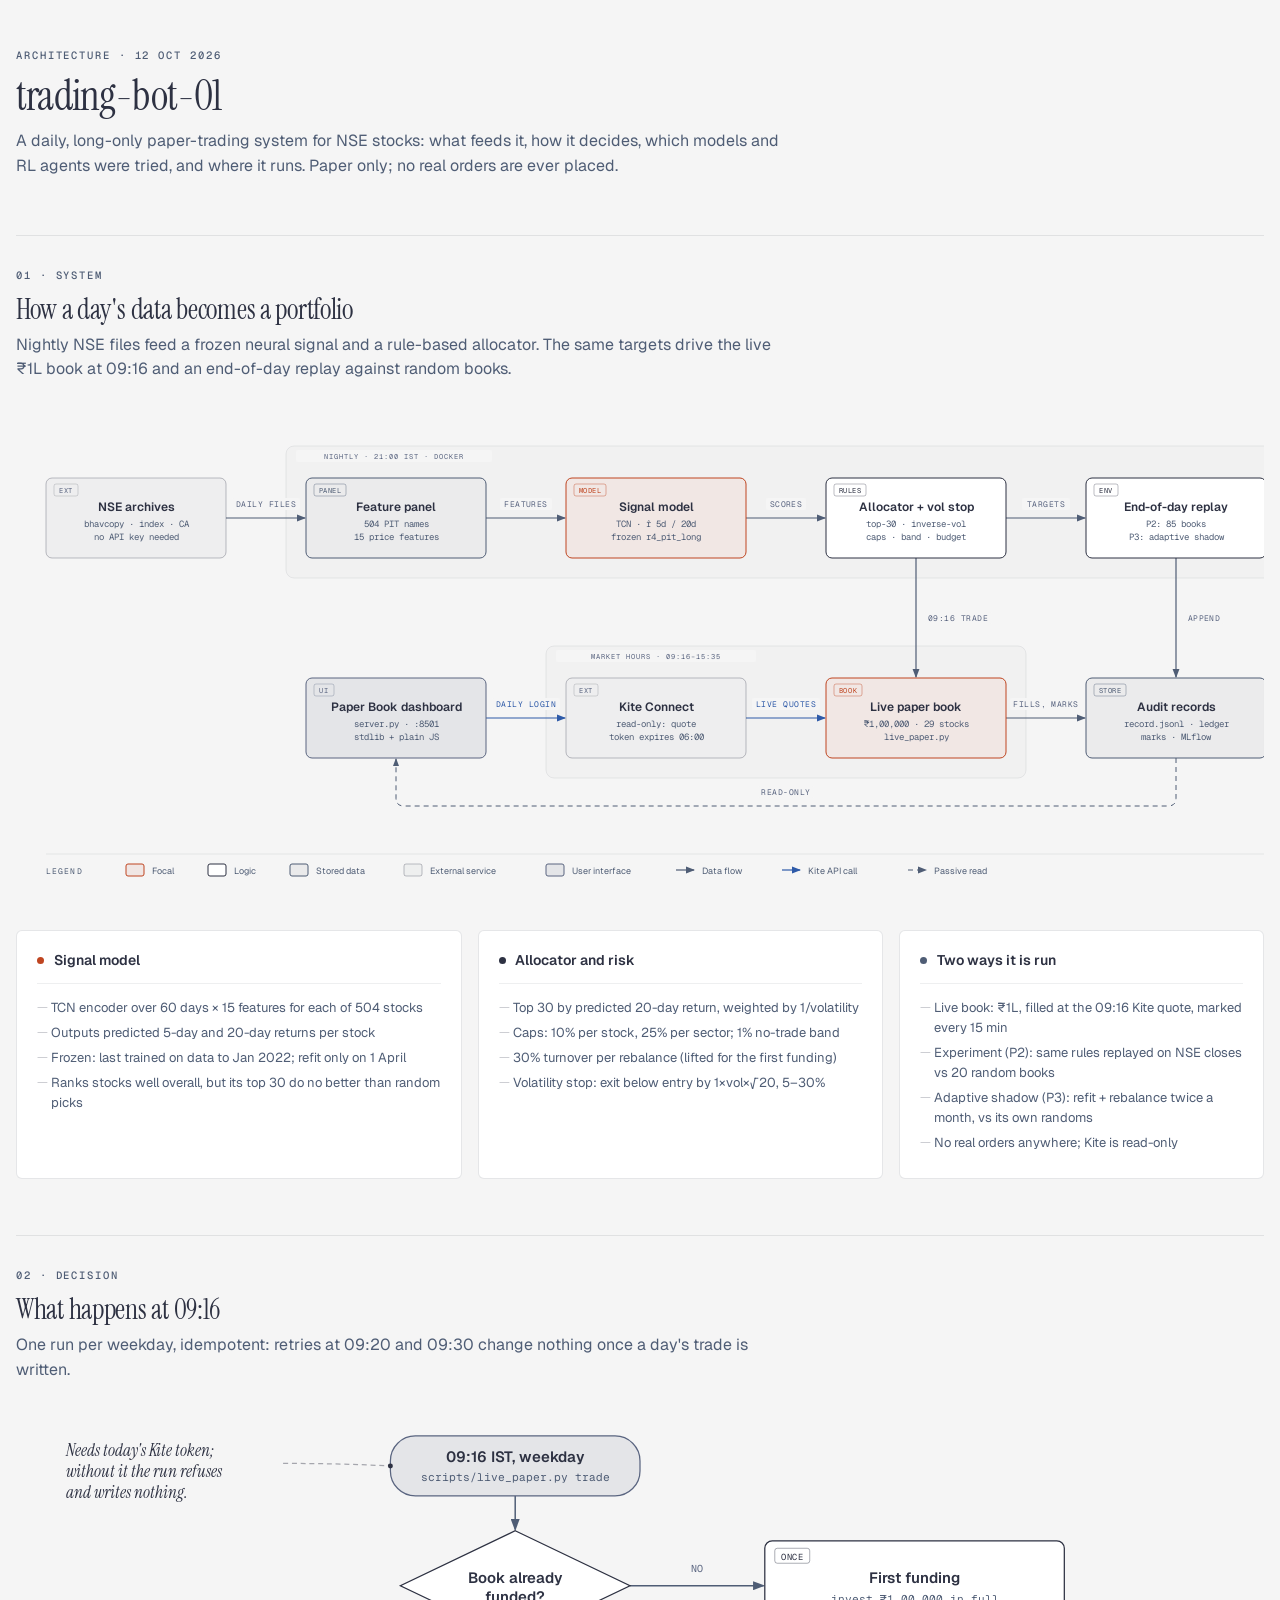
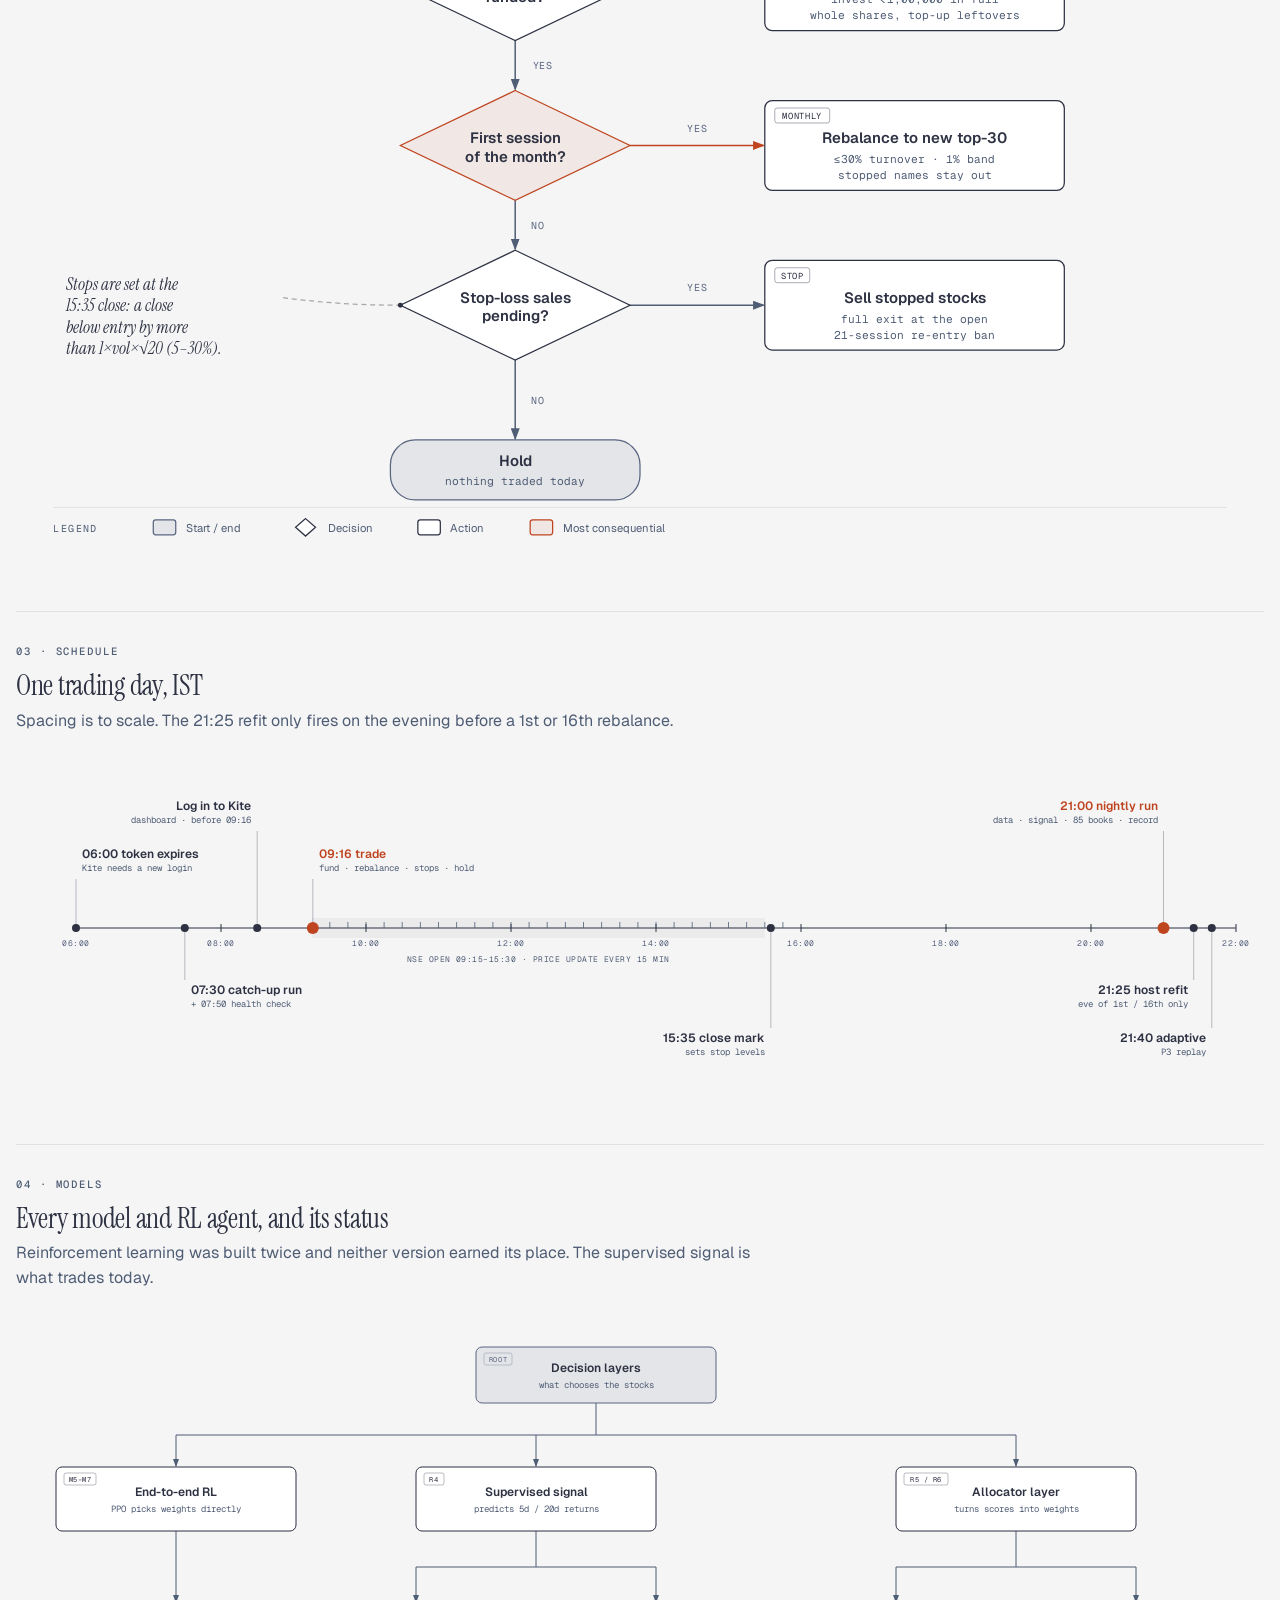
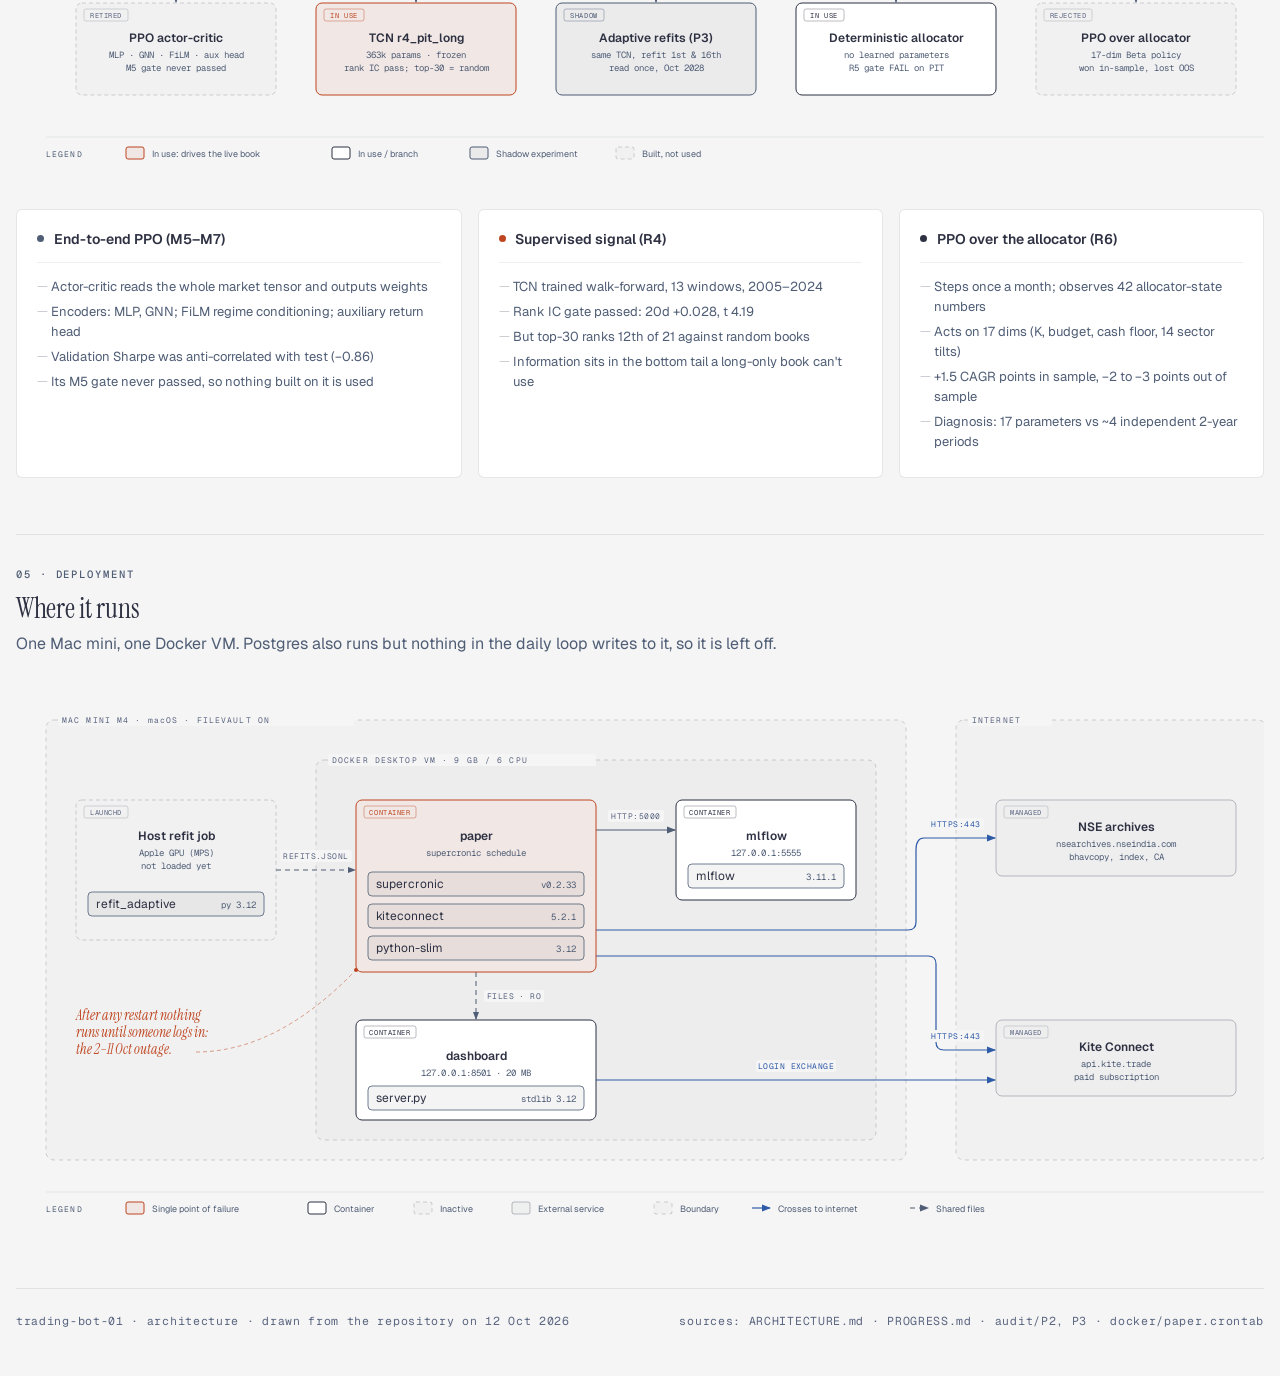
<file: architecture_diagrams.html>
<!DOCTYPE html>
<html lang="en"><head><meta charset="UTF-8"><meta name="viewport" content="width=device-width, initial-scale=1.0">
<title>trading-bot-01 Architecture</title><link href="https://fonts.googleapis.com/css2?family=Instrument+Serif:ital@0;1&family=Geist:wght@400;500;600&family=Geist+Mono:wght@400;500;600&family=Noto+Serif:ital@0;1&display=swap" rel="stylesheet"><style>*,*::before,*::after{box-sizing:border-box;margin:0;padding:0}
:root{--paper:#f5f5f5;--ink:#2d3142;--muted:#4f5d75;--soft:#5a6580;--rule:rgba(45,49,66,0.12);--accent:#bf4520;--link:#2e5aa8;
--sans:'Geist',system-ui,sans-serif;--serif:'Instrument Serif','Noto Serif',serif;--mono:'Geist Mono',ui-monospace,Menlo,monospace}
body{font-family:var(--sans);background:var(--paper);color:var(--ink);padding:3rem 1rem}
.container{max-width:1300px;margin:0 auto}
.header{margin-bottom:2.5rem}
.eyebrow{font-family:var(--mono);font-size:.66rem;font-weight:500;letter-spacing:.18em;text-transform:uppercase;color:var(--muted);margin-bottom:.75rem}
h1{font-family:var(--serif);font-size:clamp(1.75rem,3vw + 1rem,2.6rem);font-weight:400;letter-spacing:-.02em;line-height:1.1;margin-bottom:.6rem}
h2{font-family:var(--serif);font-size:1.75rem;font-weight:400;letter-spacing:-.01em;line-height:1.15;margin-bottom:.4rem}
.subtitle{font-size:1rem;line-height:1.55;color:var(--muted);max-width:70ch}
section{margin-top:3.5rem;padding-top:2rem;border-top:1px solid rgba(45,49,66,0.10)}
section .subtitle{margin-bottom:1.5rem}
.diagram-container{width:100%;overflow-x:auto}
svg{width:100%;display:block}
@media print{.diagram-container{overflow-x:visible}svg{min-width:0!important}}
.cards{display:grid;grid-template-columns:1.1fr 1fr .9fr;gap:1rem;margin-top:1.5rem}
@media (max-width:900px){.cards{grid-template-columns:1fr}}
.card{background:#fff;border-radius:6px;border:1px solid var(--rule);padding:1.25rem}
.card-header{display:flex;align-items:center;gap:.6rem;margin-bottom:.875rem;padding-bottom:.875rem;border-bottom:1px solid rgba(45,49,66,0.08)}
.card-dot{width:7px;height:7px;border-radius:50%;flex-shrink:0}
.card-dot.ink{background:var(--ink)}.card-dot.muted{background:var(--muted)}.card-dot.coral{background:var(--accent)}
.card h3{font-size:.875rem;font-weight:600}
.card ul{list-style:none;color:var(--muted);font-size:.8125rem;line-height:1.55}
.card li{margin-bottom:.3rem;padding-left:.875rem;position:relative}
.card li::before{content:'—';position:absolute;left:0;color:rgba(45,49,66,0.25);font-size:.75rem}
.footer{margin-top:3rem;padding-top:1.5rem;border-top:1px solid rgba(45,49,66,0.10);font-family:var(--mono);font-size:.72rem;letter-spacing:.06em;color:var(--soft);display:flex;justify-content:space-between;flex-wrap:wrap;gap:.5rem}</style></head>
<body><div class="container">
<div class="header"><p class="eyebrow">Architecture · 12 Oct 2026</p><h1>trading-bot-01</h1>
<p class="subtitle">A daily, long-only paper-trading system for NSE stocks: what feeds it, how it decides, which models and RL agents were tried, and where it runs. Paper only; no real orders are ever placed.</p></div>
<section><p class="eyebrow">01 · System</p><h2>How a day&#x27;s data becomes a portfolio</h2><p class="subtitle">Nightly NSE files feed a frozen neural signal and a rule-based allocator. The same targets drive the live ₹1L book at 09:16 and an end-of-day replay against random books.</p><div class="diagram-container"><svg viewBox="0 0 1280 500" style="min-width:1280px" xmlns="http://www.w3.org/2000/svg" role="img" aria-labelledby="overview-title overview-desc">
<title id="overview-title">trading-bot-01 system overview</title>
<desc id="overview-desc">NSE daily files become a feature panel, a frozen neural signal ranks stocks, a rule-based allocator turns ranks into target weights, and those targets drive both a nightly replay against random books and a live paper portfolio priced by Kite, all read by a local dashboard.</desc>
<defs>
<marker id="overview-arrow" markerWidth="8" markerHeight="6" refX="7" refY="3" orient="auto"><polygon points="0 0, 8 3, 0 6" fill="#4f5d75"/></marker>
<marker id="overview-arrow-accent" markerWidth="8" markerHeight="6" refX="7" refY="3" orient="auto"><polygon points="0 0, 8 3, 0 6" fill="#bf4520"/></marker>
<marker id="overview-arrow-link" markerWidth="8" markerHeight="6" refX="7" refY="3" orient="auto"><polygon points="0 0, 8 3, 0 6" fill="#2e5aa8"/></marker>
</defs>
<rect width="100%" height="100%" fill="#f5f5f5"/>
<rect x="270" y="40" width="1000" height="132" rx="8" fill="rgba(45,49,66,0.02)" stroke="rgba(45,49,66,0.10)" stroke-width="0.8"/>
<rect x="280" y="44" width="196" height="12" rx="2" fill="#f5f5f5"/><text x="378" y="53" fill="#5a6580" font-size="7" font-family="'Geist Mono', ui-monospace, Menlo, monospace" text-anchor="middle" letter-spacing="0.14em">NIGHTLY · 21:00 IST · DOCKER</text>
<rect x="530" y="240" width="480" height="132" rx="8" fill="rgba(45,49,66,0.02)" stroke="rgba(45,49,66,0.10)" stroke-width="0.8"/>
<rect x="540" y="244" width="200" height="12" rx="2" fill="#f5f5f5"/><text x="640" y="253" fill="#5a6580" font-size="7" font-family="'Geist Mono', ui-monospace, Menlo, monospace" text-anchor="middle" letter-spacing="0.14em">MARKET HOURS · 09:16–15:35</text>
<path d="M 210,112 H 289" fill="none" stroke="#4f5d75" stroke-width="1.2" marker-end="url(#overview-arrow)"/>
<rect x="216.0" y="92" width="68" height="12" rx="2" fill="#f5f5f5"/><text x="250.0" y="101" fill="#5a6580" font-size="8" font-family="'Geist Mono', ui-monospace, Menlo, monospace" text-anchor="middle" letter-spacing="0.06em">DAILY FILES</text>
<path d="M 470,112 H 549" fill="none" stroke="#4f5d75" stroke-width="1.2" marker-end="url(#overview-arrow)"/>
<rect x="484.0" y="92" width="52" height="12" rx="2" fill="#f5f5f5"/><text x="510.0" y="101" fill="#5a6580" font-size="8" font-family="'Geist Mono', ui-monospace, Menlo, monospace" text-anchor="middle" letter-spacing="0.06em">FEATURES</text>
<path d="M 730,112 H 809" fill="none" stroke="#4f5d75" stroke-width="1.2" marker-end="url(#overview-arrow)"/>
<rect x="750.0" y="92" width="40" height="12" rx="2" fill="#f5f5f5"/><text x="770.0" y="101" fill="#5a6580" font-size="8" font-family="'Geist Mono', ui-monospace, Menlo, monospace" text-anchor="middle" letter-spacing="0.06em">SCORES</text>
<path d="M 990,112 H 1069" fill="none" stroke="#4f5d75" stroke-width="1.2" marker-end="url(#overview-arrow)"/>
<rect x="1006.0" y="92" width="48" height="12" rx="2" fill="#f5f5f5"/><text x="1030.0" y="101" fill="#5a6580" font-size="8" font-family="'Geist Mono', ui-monospace, Menlo, monospace" text-anchor="middle" letter-spacing="0.06em">TARGETS</text>
<path d="M 900.0,152 V 271" fill="none" stroke="#4f5d75" stroke-width="1.2" marker-end="url(#overview-arrow)"/>
<rect x="908.0" y="206.0" width="68" height="12" rx="2" fill="#f5f5f5"/><text x="942.0" y="215.0" fill="#5a6580" font-size="8" font-family="'Geist Mono', ui-monospace, Menlo, monospace" text-anchor="middle" letter-spacing="0.06em">09:16 TRADE</text>
<path d="M 1160.0,152 V 271" fill="none" stroke="#4f5d75" stroke-width="1.2" marker-end="url(#overview-arrow)"/>
<rect x="1168.0" y="206.0" width="40" height="12" rx="2" fill="#f5f5f5"/><text x="1188.0" y="215.0" fill="#5a6580" font-size="8" font-family="'Geist Mono', ui-monospace, Menlo, monospace" text-anchor="middle" letter-spacing="0.06em">APPEND</text>
<path d="M 470,312 H 549" fill="none" stroke="#2e5aa8" stroke-width="1.2" marker-end="url(#overview-arrow-link)"/>
<rect x="476.0" y="292" width="68" height="12" rx="2" fill="#f5f5f5"/><text x="510.0" y="301" fill="#2e5aa8" font-size="8" font-family="'Geist Mono', ui-monospace, Menlo, monospace" text-anchor="middle" letter-spacing="0.06em">DAILY LOGIN</text>
<path d="M 730,312 H 809" fill="none" stroke="#2e5aa8" stroke-width="1.2" marker-end="url(#overview-arrow-link)"/>
<rect x="736.0" y="292" width="68" height="12" rx="2" fill="#f5f5f5"/><text x="770.0" y="301" fill="#2e5aa8" font-size="8" font-family="'Geist Mono', ui-monospace, Menlo, monospace" text-anchor="middle" letter-spacing="0.06em">LIVE QUOTES</text>
<path d="M 990,312 H 1069" fill="none" stroke="#4f5d75" stroke-width="1.2" marker-end="url(#overview-arrow)"/>
<rect x="994.0" y="292" width="72" height="12" rx="2" fill="#f5f5f5"/><text x="1030.0" y="301" fill="#5a6580" font-size="8" font-family="'Geist Mono', ui-monospace, Menlo, monospace" text-anchor="middle" letter-spacing="0.06em">FILLS, MARKS</text>
<path d="M 1160.0,352 V 392 Q 1160.0,400 1152.0,400 H 388.0 Q 380.0,400 380.0,392 V 353" fill="none" stroke="#4f5d75" stroke-width="1" stroke-dasharray="5,4" marker-end="url(#overview-arrow)"/>
<rect x="742.0" y="380" width="56" height="12" rx="2" fill="#f5f5f5"/><text x="770.0" y="389" fill="#5a6580" font-size="8" font-family="'Geist Mono', ui-monospace, Menlo, monospace" text-anchor="middle" letter-spacing="0.06em">READ-ONLY</text>
<rect x="30" y="72" width="180" height="80" rx="6" fill="#f5f5f5"/>
<rect x="30" y="72" width="180" height="80" rx="6" fill="rgba(45,49,66,0.03)" stroke="rgba(45,49,66,0.30)" stroke-width="1"/>
<rect x="38" y="78" width="24" height="12" rx="2" fill="none" stroke="rgba(45,49,66,0.22)" stroke-width="0.8"/>
<text x="50.0" y="87" fill="#5a6580" font-size="7" font-family="'Geist Mono', ui-monospace, Menlo, monospace" text-anchor="middle" letter-spacing="0.08em">EXT</text>
<text x="120.0" y="105.0" fill="#2d3142" font-size="12" font-weight="600" font-family="'Geist', system-ui, sans-serif" text-anchor="middle">NSE archives</text>
<text x="120.0" y="121.0" fill="#4f5d75" font-size="9" font-family="'Geist Mono', ui-monospace, Menlo, monospace" text-anchor="middle">bhavcopy · index · CA</text>
<text x="120.0" y="134.0" fill="#4f5d75" font-size="9" font-family="'Geist Mono', ui-monospace, Menlo, monospace" text-anchor="middle">no API key needed</text>
<rect x="290" y="72" width="180" height="80" rx="6" fill="#f5f5f5"/>
<rect x="290" y="72" width="180" height="80" rx="6" fill="rgba(45,49,66,0.05)" stroke="#4f5d75" stroke-width="1"/>
<rect x="298" y="78" width="32" height="12" rx="2" fill="none" stroke="rgba(79,93,117,0.50)" stroke-width="0.8"/>
<text x="314.0" y="87" fill="#4f5d75" font-size="7" font-family="'Geist Mono', ui-monospace, Menlo, monospace" text-anchor="middle" letter-spacing="0.08em">PANEL</text>
<text x="380.0" y="105.0" fill="#2d3142" font-size="12" font-weight="600" font-family="'Geist', system-ui, sans-serif" text-anchor="middle">Feature panel</text>
<text x="380.0" y="121.0" fill="#4f5d75" font-size="9" font-family="'Geist Mono', ui-monospace, Menlo, monospace" text-anchor="middle">504 PIT names</text>
<text x="380.0" y="134.0" fill="#4f5d75" font-size="9" font-family="'Geist Mono', ui-monospace, Menlo, monospace" text-anchor="middle">15 price features</text>
<rect x="550" y="72" width="180" height="80" rx="6" fill="#f5f5f5"/>
<rect x="550" y="72" width="180" height="80" rx="6" fill="rgba(191,69,32,0.08)" stroke="#bf4520" stroke-width="1"/>
<rect x="558" y="78" width="32" height="12" rx="2" fill="none" stroke="rgba(191,69,32,0.50)" stroke-width="0.8"/>
<text x="574.0" y="87" fill="#bf4520" font-size="7" font-family="'Geist Mono', ui-monospace, Menlo, monospace" text-anchor="middle" letter-spacing="0.08em">MODEL</text>
<text x="640.0" y="105.0" fill="#2d3142" font-size="12" font-weight="600" font-family="'Geist', system-ui, sans-serif" text-anchor="middle">Signal model</text>
<text x="640.0" y="121.0" fill="#4f5d75" font-size="9" font-family="'Geist Mono', ui-monospace, Menlo, monospace" text-anchor="middle">TCN · r̂ 5d / 20d</text>
<text x="640.0" y="134.0" fill="#4f5d75" font-size="9" font-family="'Geist Mono', ui-monospace, Menlo, monospace" text-anchor="middle">frozen r4_pit_long</text>
<rect x="810" y="72" width="180" height="80" rx="6" fill="#f5f5f5"/>
<rect x="810" y="72" width="180" height="80" rx="6" fill="#ffffff" stroke="#2d3142" stroke-width="1"/>
<rect x="818" y="78" width="32" height="12" rx="2" fill="none" stroke="rgba(45,49,66,0.40)" stroke-width="0.8"/>
<text x="834.0" y="87" fill="#2d3142" font-size="7" font-family="'Geist Mono', ui-monospace, Menlo, monospace" text-anchor="middle" letter-spacing="0.08em">RULES</text>
<text x="900.0" y="105.0" fill="#2d3142" font-size="12" font-weight="600" font-family="'Geist', system-ui, sans-serif" text-anchor="middle">Allocator + vol stop</text>
<text x="900.0" y="121.0" fill="#4f5d75" font-size="9" font-family="'Geist Mono', ui-monospace, Menlo, monospace" text-anchor="middle">top-30 · inverse-vol</text>
<text x="900.0" y="134.0" fill="#4f5d75" font-size="9" font-family="'Geist Mono', ui-monospace, Menlo, monospace" text-anchor="middle">caps · band · budget</text>
<rect x="1070" y="72" width="180" height="80" rx="6" fill="#f5f5f5"/>
<rect x="1070" y="72" width="180" height="80" rx="6" fill="#ffffff" stroke="#2d3142" stroke-width="1"/>
<rect x="1078" y="78" width="24" height="12" rx="2" fill="none" stroke="rgba(45,49,66,0.40)" stroke-width="0.8"/>
<text x="1090.0" y="87" fill="#2d3142" font-size="7" font-family="'Geist Mono', ui-monospace, Menlo, monospace" text-anchor="middle" letter-spacing="0.08em">ENV</text>
<text x="1160.0" y="105.0" fill="#2d3142" font-size="12" font-weight="600" font-family="'Geist', system-ui, sans-serif" text-anchor="middle">End-of-day replay</text>
<text x="1160.0" y="121.0" fill="#4f5d75" font-size="9" font-family="'Geist Mono', ui-monospace, Menlo, monospace" text-anchor="middle">P2: 85 books</text>
<text x="1160.0" y="134.0" fill="#4f5d75" font-size="9" font-family="'Geist Mono', ui-monospace, Menlo, monospace" text-anchor="middle">P3: adaptive shadow</text>
<rect x="290" y="272" width="180" height="80" rx="6" fill="#f5f5f5"/>
<rect x="290" y="272" width="180" height="80" rx="6" fill="rgba(79,93,117,0.10)" stroke="#5a6580" stroke-width="1"/>
<rect x="298" y="278" width="20" height="12" rx="2" fill="none" stroke="rgba(90,101,128,0.40)" stroke-width="0.8"/>
<text x="308.0" y="287" fill="#5a6580" font-size="7" font-family="'Geist Mono', ui-monospace, Menlo, monospace" text-anchor="middle" letter-spacing="0.08em">UI</text>
<text x="380.0" y="305.0" fill="#2d3142" font-size="12" font-weight="600" font-family="'Geist', system-ui, sans-serif" text-anchor="middle">Paper Book dashboard</text>
<text x="380.0" y="321.0" fill="#4f5d75" font-size="9" font-family="'Geist Mono', ui-monospace, Menlo, monospace" text-anchor="middle">server.py · :8501</text>
<text x="380.0" y="334.0" fill="#4f5d75" font-size="9" font-family="'Geist Mono', ui-monospace, Menlo, monospace" text-anchor="middle">stdlib + plain JS</text>
<rect x="550" y="272" width="180" height="80" rx="6" fill="#f5f5f5"/>
<rect x="550" y="272" width="180" height="80" rx="6" fill="rgba(45,49,66,0.03)" stroke="rgba(45,49,66,0.30)" stroke-width="1"/>
<rect x="558" y="278" width="24" height="12" rx="2" fill="none" stroke="rgba(45,49,66,0.22)" stroke-width="0.8"/>
<text x="570.0" y="287" fill="#5a6580" font-size="7" font-family="'Geist Mono', ui-monospace, Menlo, monospace" text-anchor="middle" letter-spacing="0.08em">EXT</text>
<text x="640.0" y="305.0" fill="#2d3142" font-size="12" font-weight="600" font-family="'Geist', system-ui, sans-serif" text-anchor="middle">Kite Connect</text>
<text x="640.0" y="321.0" fill="#4f5d75" font-size="9" font-family="'Geist Mono', ui-monospace, Menlo, monospace" text-anchor="middle">read-only: quote</text>
<text x="640.0" y="334.0" fill="#4f5d75" font-size="9" font-family="'Geist Mono', ui-monospace, Menlo, monospace" text-anchor="middle">token expires 06:00</text>
<rect x="810" y="272" width="180" height="80" rx="6" fill="#f5f5f5"/>
<rect x="810" y="272" width="180" height="80" rx="6" fill="rgba(191,69,32,0.08)" stroke="#bf4520" stroke-width="1"/>
<rect x="818" y="278" width="28" height="12" rx="2" fill="none" stroke="rgba(191,69,32,0.50)" stroke-width="0.8"/>
<text x="832.0" y="287" fill="#bf4520" font-size="7" font-family="'Geist Mono', ui-monospace, Menlo, monospace" text-anchor="middle" letter-spacing="0.08em">BOOK</text>
<text x="900.0" y="305.0" fill="#2d3142" font-size="12" font-weight="600" font-family="'Geist', system-ui, sans-serif" text-anchor="middle">Live paper book</text>
<text x="900.0" y="321.0" fill="#4f5d75" font-size="9" font-family="'Geist Mono', ui-monospace, Menlo, monospace" text-anchor="middle">₹1,00,000 · 29 stocks</text>
<text x="900.0" y="334.0" fill="#4f5d75" font-size="9" font-family="'Geist Mono', ui-monospace, Menlo, monospace" text-anchor="middle">live_paper.py</text>
<rect x="1070" y="272" width="180" height="80" rx="6" fill="#f5f5f5"/>
<rect x="1070" y="272" width="180" height="80" rx="6" fill="rgba(45,49,66,0.05)" stroke="#4f5d75" stroke-width="1"/>
<rect x="1078" y="278" width="32" height="12" rx="2" fill="none" stroke="rgba(79,93,117,0.50)" stroke-width="0.8"/>
<text x="1094.0" y="287" fill="#4f5d75" font-size="7" font-family="'Geist Mono', ui-monospace, Menlo, monospace" text-anchor="middle" letter-spacing="0.08em">STORE</text>
<text x="1160.0" y="305.0" fill="#2d3142" font-size="12" font-weight="600" font-family="'Geist', system-ui, sans-serif" text-anchor="middle">Audit records</text>
<text x="1160.0" y="321.0" fill="#4f5d75" font-size="9" font-family="'Geist Mono', ui-monospace, Menlo, monospace" text-anchor="middle">record.jsonl · ledger</text>
<text x="1160.0" y="334.0" fill="#4f5d75" font-size="9" font-family="'Geist Mono', ui-monospace, Menlo, monospace" text-anchor="middle">marks · MLflow</text>
<line x1="30" y1="448" x2="1250" y2="448" stroke="rgba(45,49,66,0.10)" stroke-width="0.8"/>
<text x="30" y="468" fill="#4f5d75" font-size="8" font-family="'Geist Mono', ui-monospace, Menlo, monospace" letter-spacing="0.14em">LEGEND</text>
<rect x="110" y="458" width="18" height="12" rx="2" fill="rgba(191,69,32,0.08)" stroke="#bf4520" stroke-width="1"/>
<text x="136" y="468" fill="#4f5d75" font-size="9" font-family="'Geist', system-ui, sans-serif">Focal</text>
<rect x="192" y="458" width="18" height="12" rx="2" fill="#ffffff" stroke="#2d3142" stroke-width="1"/>
<text x="218" y="468" fill="#4f5d75" font-size="9" font-family="'Geist', system-ui, sans-serif">Logic</text>
<rect x="274" y="458" width="18" height="12" rx="2" fill="rgba(45,49,66,0.05)" stroke="#4f5d75" stroke-width="1"/>
<text x="300" y="468" fill="#4f5d75" font-size="9" font-family="'Geist', system-ui, sans-serif">Stored data</text>
<rect x="388" y="458" width="18" height="12" rx="2" fill="rgba(45,49,66,0.03)" stroke="rgba(45,49,66,0.30)" stroke-width="1"/>
<text x="414" y="468" fill="#4f5d75" font-size="9" font-family="'Geist', system-ui, sans-serif">External service</text>
<rect x="530" y="458" width="18" height="12" rx="2" fill="rgba(79,93,117,0.10)" stroke="#5a6580" stroke-width="1"/>
<text x="556" y="468" fill="#4f5d75" font-size="9" font-family="'Geist', system-ui, sans-serif">User interface</text>
<line x1="660" y1="464" x2="678" y2="464" stroke="#4f5d75" stroke-width="1.2" marker-end="url(#overview-arrow)"/>
<text x="686" y="468" fill="#4f5d75" font-size="9" font-family="'Geist', system-ui, sans-serif">Data flow</text>
<line x1="766" y1="464" x2="784" y2="464" stroke="#2e5aa8" stroke-width="1.2" marker-end="url(#overview-arrow-link)"/>
<text x="792" y="468" fill="#4f5d75" font-size="9" font-family="'Geist', system-ui, sans-serif">Kite API call</text>
<line x1="892" y1="464" x2="910" y2="464" stroke="#4f5d75" stroke-width="1.2" stroke-dasharray="5,4" marker-end="url(#overview-arrow)"/>
<text x="918" y="468" fill="#4f5d75" font-size="9" font-family="'Geist', system-ui, sans-serif">Passive read</text>
</svg></div><div class="cards">
<div class="card"><div class="card-header"><span class="card-dot coral"></span><h3>Signal model</h3></div><ul><li>TCN encoder over 60 days × 15 features for each of 504 stocks</li><li>Outputs predicted 5-day and 20-day returns per stock</li><li>Frozen: last trained on data to Jan 2022; refit only on 1 April</li><li>Ranks stocks well overall, but its top 30 do no better than random picks</li></ul></div>
<div class="card"><div class="card-header"><span class="card-dot ink"></span><h3>Allocator and risk</h3></div><ul><li>Top 30 by predicted 20-day return, weighted by 1/volatility</li><li>Caps: 10% per stock, 25% per sector; 1% no-trade band</li><li>30% turnover per rebalance (lifted for the first funding)</li><li>Volatility stop: exit below entry by 1×vol×√20, 5–30%</li></ul></div>
<div class="card"><div class="card-header"><span class="card-dot muted"></span><h3>Two ways it is run</h3></div><ul><li>Live book: ₹1L, filled at the 09:16 Kite quote, marked every 15 min</li><li>Experiment (P2): same rules replayed on NSE closes vs 20 random books</li><li>Adaptive shadow (P3): refit + rebalance twice a month, vs its own randoms</li><li>No real orders anywhere; Kite is read-only</li></ul></div>
</div></section><section><p class="eyebrow">02 · Decision</p><h2>What happens at 09:16</h2><p class="subtitle">One run per weekday, idempotent: retries at 09:20 and 09:30 change nothing once a day&#x27;s trade is written.</p><div class="diagram-container"><svg viewBox="0 0 1000 600" style="min-width:1000px" xmlns="http://www.w3.org/2000/svg" role="img" aria-labelledby="decision-title decision-desc">
<title id="decision-title">The 09:16 trade decision</title>
<desc id="decision-desc">Each weekday at 09:16 the live book checks, in order, whether it has been funded, whether today is the first session of a month, and whether any stop-loss sales are pending, and either funds, rebalances, sells stopped stocks or holds.</desc>
<defs>
<marker id="decision-arrow" markerWidth="8" markerHeight="6" refX="7" refY="3" orient="auto"><polygon points="0 0, 8 3, 0 6" fill="#4f5d75"/></marker>
<marker id="decision-arrow-accent" markerWidth="8" markerHeight="6" refX="7" refY="3" orient="auto"><polygon points="0 0, 8 3, 0 6" fill="#bf4520"/></marker>
<marker id="decision-arrow-link" markerWidth="8" markerHeight="6" refX="7" refY="3" orient="auto"><polygon points="0 0, 8 3, 0 6" fill="#2e5aa8"/></marker>
</defs>
<rect width="100%" height="100%" fill="#f5f5f5"/>
<path d="M 400,72 V 99" fill="none" stroke="#4f5d75" stroke-width="1.2" marker-end="url(#decision-arrow)"/>
<path d="M 400,188 V 227" fill="none" stroke="#4f5d75" stroke-width="1.2" marker-end="url(#decision-arrow)"/>
<rect x="408" y="202.0" width="28" height="12" rx="2" fill="#f5f5f5"/><text x="422.0" y="211.0" fill="#5a6580" font-size="8" font-family="'Geist Mono', ui-monospace, Menlo, monospace" text-anchor="middle" letter-spacing="0.06em">YES</text>
<path d="M 400,316 V 355" fill="none" stroke="#4f5d75" stroke-width="1.2" marker-end="url(#decision-arrow)"/>
<rect x="408" y="330.0" width="20" height="12" rx="2" fill="#f5f5f5"/><text x="418.0" y="339.0" fill="#5a6580" font-size="8" font-family="'Geist Mono', ui-monospace, Menlo, monospace" text-anchor="middle" letter-spacing="0.06em">NO</text>
<path d="M 400,444 V 507" fill="none" stroke="#4f5d75" stroke-width="1.2" marker-end="url(#decision-arrow)"/>
<rect x="408" y="470.0" width="20" height="12" rx="2" fill="#f5f5f5"/><text x="418.0" y="479.0" fill="#5a6580" font-size="8" font-family="'Geist Mono', ui-monospace, Menlo, monospace" text-anchor="middle" letter-spacing="0.06em">NO</text>
<path d="M 492,144 H 599" fill="none" stroke="#4f5d75" stroke-width="1.2" marker-end="url(#decision-arrow)"/>
<rect x="536.0" y="124" width="20" height="12" rx="2" fill="#f5f5f5"/><text x="546.0" y="133" fill="#5a6580" font-size="8" font-family="'Geist Mono', ui-monospace, Menlo, monospace" text-anchor="middle" letter-spacing="0.06em">NO</text>
<path d="M 492,272 H 599" fill="none" stroke="#bf4520" stroke-width="1.2" marker-end="url(#decision-arrow-accent)"/>
<rect x="532.0" y="252" width="28" height="12" rx="2" fill="#f5f5f5"/><text x="546.0" y="261" fill="#5a6580" font-size="8" font-family="'Geist Mono', ui-monospace, Menlo, monospace" text-anchor="middle" letter-spacing="0.06em">YES</text>
<path d="M 492,400 H 599" fill="none" stroke="#4f5d75" stroke-width="1.2" marker-end="url(#decision-arrow)"/>
<rect x="532.0" y="380" width="28" height="12" rx="2" fill="#f5f5f5"/><text x="546.0" y="389" fill="#5a6580" font-size="8" font-family="'Geist Mono', ui-monospace, Menlo, monospace" text-anchor="middle" letter-spacing="0.06em">YES</text>
<rect x="300.0" y="24" width="200" height="48" rx="20" fill="#f5f5f5"/><rect x="300.0" y="24" width="200" height="48" rx="20" fill="rgba(79,93,117,0.10)" stroke="#5a6580" stroke-width="1"/><text x="400" y="45" fill="#2d3142" font-size="12" font-weight="600" font-family="'Geist', system-ui, sans-serif" text-anchor="middle">09:16 IST, weekday</text><text x="400" y="60" fill="#4f5d75" font-size="9" font-family="'Geist Mono', ui-monospace, Menlo, monospace" text-anchor="middle">scripts/live_paper.py trade</text>
<polygon points="400,100 492,144 400,188 308,144" fill="#f5f5f5"/><polygon points="400,100 492,144 400,188 308,144" fill="#ffffff" stroke="#2d3142" stroke-width="1"/><text x="400" y="142" fill="#2d3142" font-size="12" font-weight="600" font-family="'Geist', system-ui, sans-serif" text-anchor="middle">Book already</text><text x="400" y="157" fill="#2d3142" font-size="12" font-weight="600" font-family="'Geist', system-ui, sans-serif" text-anchor="middle">funded?</text>
<polygon points="400,228 492,272 400,316 308,272" fill="#f5f5f5"/><polygon points="400,228 492,272 400,316 308,272" fill="rgba(191,69,32,0.08)" stroke="#bf4520" stroke-width="1"/><text x="400" y="270" fill="#2d3142" font-size="12" font-weight="600" font-family="'Geist', system-ui, sans-serif" text-anchor="middle">First session</text><text x="400" y="285" fill="#2d3142" font-size="12" font-weight="600" font-family="'Geist', system-ui, sans-serif" text-anchor="middle">of the month?</text>
<polygon points="400,356 492,400 400,444 308,400" fill="#f5f5f5"/><polygon points="400,356 492,400 400,444 308,400" fill="#ffffff" stroke="#2d3142" stroke-width="1"/><text x="400" y="398" fill="#2d3142" font-size="12" font-weight="600" font-family="'Geist', system-ui, sans-serif" text-anchor="middle">Stop-loss sales</text><text x="400" y="413" fill="#2d3142" font-size="12" font-weight="600" font-family="'Geist', system-ui, sans-serif" text-anchor="middle">pending?</text>
<rect x="600" y="108.0" width="240" height="72" rx="6" fill="#f5f5f5"/>
<rect x="600" y="108.0" width="240" height="72" rx="6" fill="#ffffff" stroke="#2d3142" stroke-width="1"/>
<rect x="608" y="114.0" width="28" height="12" rx="2" fill="none" stroke="rgba(45,49,66,0.40)" stroke-width="0.8"/>
<text x="622.0" y="123.0" fill="#2d3142" font-size="7" font-family="'Geist Mono', ui-monospace, Menlo, monospace" text-anchor="middle" letter-spacing="0.08em">ONCE</text>
<text x="720.0" y="142.0" fill="#2d3142" font-size="12" font-weight="600" font-family="'Geist', system-ui, sans-serif" text-anchor="middle">First funding</text>
<text x="720.0" y="158.0" fill="#4f5d75" font-size="9" font-family="'Geist Mono', ui-monospace, Menlo, monospace" text-anchor="middle">invest ₹1,00,000 in full</text>
<text x="720.0" y="171.0" fill="#4f5d75" font-size="9" font-family="'Geist Mono', ui-monospace, Menlo, monospace" text-anchor="middle">whole shares, top-up leftovers</text>
<rect x="600" y="236.0" width="240" height="72" rx="6" fill="#f5f5f5"/>
<rect x="600" y="236.0" width="240" height="72" rx="6" fill="#ffffff" stroke="#2d3142" stroke-width="1"/>
<rect x="608" y="242.0" width="44" height="12" rx="2" fill="none" stroke="rgba(45,49,66,0.40)" stroke-width="0.8"/>
<text x="630.0" y="251.0" fill="#2d3142" font-size="7" font-family="'Geist Mono', ui-monospace, Menlo, monospace" text-anchor="middle" letter-spacing="0.08em">MONTHLY</text>
<text x="720.0" y="270.0" fill="#2d3142" font-size="12" font-weight="600" font-family="'Geist', system-ui, sans-serif" text-anchor="middle">Rebalance to new top-30</text>
<text x="720.0" y="286.0" fill="#4f5d75" font-size="9" font-family="'Geist Mono', ui-monospace, Menlo, monospace" text-anchor="middle">≤30% turnover · 1% band</text>
<text x="720.0" y="299.0" fill="#4f5d75" font-size="9" font-family="'Geist Mono', ui-monospace, Menlo, monospace" text-anchor="middle">stopped names stay out</text>
<rect x="600" y="364.0" width="240" height="72" rx="6" fill="#f5f5f5"/>
<rect x="600" y="364.0" width="240" height="72" rx="6" fill="#ffffff" stroke="#2d3142" stroke-width="1"/>
<rect x="608" y="370.0" width="28" height="12" rx="2" fill="none" stroke="rgba(45,49,66,0.40)" stroke-width="0.8"/>
<text x="622.0" y="379.0" fill="#2d3142" font-size="7" font-family="'Geist Mono', ui-monospace, Menlo, monospace" text-anchor="middle" letter-spacing="0.08em">STOP</text>
<text x="720.0" y="398.0" fill="#2d3142" font-size="12" font-weight="600" font-family="'Geist', system-ui, sans-serif" text-anchor="middle">Sell stopped stocks</text>
<text x="720.0" y="414.0" fill="#4f5d75" font-size="9" font-family="'Geist Mono', ui-monospace, Menlo, monospace" text-anchor="middle">full exit at the open</text>
<text x="720.0" y="427.0" fill="#4f5d75" font-size="9" font-family="'Geist Mono', ui-monospace, Menlo, monospace" text-anchor="middle">21-session re-entry ban</text>
<rect x="300.0" y="508" width="200" height="48" rx="20" fill="#f5f5f5"/><rect x="300.0" y="508" width="200" height="48" rx="20" fill="rgba(79,93,117,0.10)" stroke="#5a6580" stroke-width="1"/><text x="400" y="529" fill="#2d3142" font-size="12" font-weight="600" font-family="'Geist', system-ui, sans-serif" text-anchor="middle">Hold</text><text x="400" y="544" fill="#4f5d75" font-size="9" font-family="'Geist Mono', ui-monospace, Menlo, monospace" text-anchor="middle">nothing traded today</text>
<text x="40" y="40" fill="#2d3142" font-size="14" font-style="italic" font-family="'Instrument Serif', 'Noto Serif', serif" text-anchor="start">Needs today&#x27;s Kite token;</text>
<text x="40" y="57" fill="#2d3142" font-size="14" font-style="italic" font-family="'Instrument Serif', 'Noto Serif', serif" text-anchor="start">without it the run refuses</text>
<text x="40" y="74" fill="#2d3142" font-size="14" font-style="italic" font-family="'Instrument Serif', 'Noto Serif', serif" text-anchor="start">and writes nothing.</text>
<path d="M 214 46 Q 260 46 298 48" fill="none" stroke="rgba(45,49,66,0.40)" stroke-width="1" stroke-dasharray="4,3"/>
<circle cx="300" cy="48" r="2" fill="#2d3142"/>
<text x="40" y="388" fill="#2d3142" font-size="14" font-style="italic" font-family="'Instrument Serif', 'Noto Serif', serif" text-anchor="start">Stops are set at the</text>
<text x="40" y="405" fill="#2d3142" font-size="14" font-style="italic" font-family="'Instrument Serif', 'Noto Serif', serif" text-anchor="start">15:35 close: a close</text>
<text x="40" y="422" fill="#2d3142" font-size="14" font-style="italic" font-family="'Instrument Serif', 'Noto Serif', serif" text-anchor="start">below entry by more</text>
<text x="40" y="439" fill="#2d3142" font-size="14" font-style="italic" font-family="'Instrument Serif', 'Noto Serif', serif" text-anchor="start">than 1×vol×√20 (5–30%).</text>
<path d="M 214 394 Q 260 400 306 400" fill="none" stroke="rgba(45,49,66,0.40)" stroke-width="1" stroke-dasharray="4,3"/>
<circle cx="308" cy="400" r="2" fill="#2d3142"/>
<line x1="30" y1="562" x2="970" y2="562" stroke="rgba(45,49,66,0.10)" stroke-width="0.8"/>
<text x="30" y="582" fill="#4f5d75" font-size="8" font-family="'Geist Mono', ui-monospace, Menlo, monospace" letter-spacing="0.14em">LEGEND</text>
<rect x="110" y="572" width="18" height="12" rx="2" fill="rgba(79,93,117,0.10)" stroke="#5a6580" stroke-width="1"/>
<text x="136" y="582" fill="#4f5d75" font-size="9" font-family="'Geist', system-ui, sans-serif">Start / end</text>
<polygon points="232,571 240,578 232,585 224,578" fill="#ffffff" stroke="#2d3142" stroke-width="1"/>
<text x="250" y="582" fill="#4f5d75" font-size="9" font-family="'Geist', system-ui, sans-serif">Decision</text>
<rect x="322" y="572" width="18" height="12" rx="2" fill="#ffffff" stroke="#2d3142" stroke-width="1"/>
<text x="348" y="582" fill="#4f5d75" font-size="9" font-family="'Geist', system-ui, sans-serif">Action</text>
<rect x="412" y="572" width="18" height="12" rx="2" fill="rgba(191,69,32,0.08)" stroke="#bf4520" stroke-width="1"/>
<text x="438" y="582" fill="#4f5d75" font-size="9" font-family="'Geist', system-ui, sans-serif">Most consequential</text>
</svg></div></section><section><p class="eyebrow">03 · Schedule</p><h2>One trading day, IST</h2><p class="subtitle">Spacing is to scale. The 21:25 refit only fires on the evening before a 1st or 16th rebalance.</p><div class="diagram-container"><svg viewBox="0 0 1280 330" style="min-width:1280px" xmlns="http://www.w3.org/2000/svg" role="img" aria-labelledby="day-title day-desc">
<title id="day-title">One trading day, IST</title>
<desc id="day-desc">A weekday from the 06:00 Kite token expiry through the morning catch-up and login, the 09:16 trade, price updates every 15 minutes, the 15:35 stop check, and the 21:00 nightly run, refit and adaptive replay.</desc>
<defs>
<marker id="day-arrow" markerWidth="8" markerHeight="6" refX="7" refY="3" orient="auto"><polygon points="0 0, 8 3, 0 6" fill="#4f5d75"/></marker>
<marker id="day-arrow-accent" markerWidth="8" markerHeight="6" refX="7" refY="3" orient="auto"><polygon points="0 0, 8 3, 0 6" fill="#bf4520"/></marker>
<marker id="day-arrow-link" markerWidth="8" markerHeight="6" refX="7" refY="3" orient="auto"><polygon points="0 0, 8 3, 0 6" fill="#2e5aa8"/></marker>
</defs>
<rect width="100%" height="100%" fill="#f5f5f5"/>
<line x1="60" y1="170" x2="1220" y2="170" stroke="#2d3142" stroke-width="1"/>
<line x1="60.0" y1="166" x2="60.0" y2="174" stroke="#2d3142" stroke-width="1"/>
<text x="60.0" y="188" fill="#5a6580" font-size="8" font-family="'Geist Mono', ui-monospace, Menlo, monospace" text-anchor="middle" letter-spacing="0.06em">06:00</text>
<line x1="205.0" y1="166" x2="205.0" y2="174" stroke="#2d3142" stroke-width="1"/>
<text x="205.0" y="188" fill="#5a6580" font-size="8" font-family="'Geist Mono', ui-monospace, Menlo, monospace" text-anchor="middle" letter-spacing="0.06em">08:00</text>
<line x1="350.0" y1="166" x2="350.0" y2="174" stroke="#2d3142" stroke-width="1"/>
<text x="350.0" y="188" fill="#5a6580" font-size="8" font-family="'Geist Mono', ui-monospace, Menlo, monospace" text-anchor="middle" letter-spacing="0.06em">10:00</text>
<line x1="495.0" y1="166" x2="495.0" y2="174" stroke="#2d3142" stroke-width="1"/>
<text x="495.0" y="188" fill="#5a6580" font-size="8" font-family="'Geist Mono', ui-monospace, Menlo, monospace" text-anchor="middle" letter-spacing="0.06em">12:00</text>
<line x1="640.0" y1="166" x2="640.0" y2="174" stroke="#2d3142" stroke-width="1"/>
<text x="640.0" y="188" fill="#5a6580" font-size="8" font-family="'Geist Mono', ui-monospace, Menlo, monospace" text-anchor="middle" letter-spacing="0.06em">14:00</text>
<line x1="785.0" y1="166" x2="785.0" y2="174" stroke="#2d3142" stroke-width="1"/>
<text x="785.0" y="188" fill="#5a6580" font-size="8" font-family="'Geist Mono', ui-monospace, Menlo, monospace" text-anchor="middle" letter-spacing="0.06em">16:00</text>
<line x1="930.0" y1="166" x2="930.0" y2="174" stroke="#2d3142" stroke-width="1"/>
<text x="930.0" y="188" fill="#5a6580" font-size="8" font-family="'Geist Mono', ui-monospace, Menlo, monospace" text-anchor="middle" letter-spacing="0.06em">18:00</text>
<line x1="1075.0" y1="166" x2="1075.0" y2="174" stroke="#2d3142" stroke-width="1"/>
<text x="1075.0" y="188" fill="#5a6580" font-size="8" font-family="'Geist Mono', ui-monospace, Menlo, monospace" text-anchor="middle" letter-spacing="0.06em">20:00</text>
<line x1="1220.0" y1="166" x2="1220.0" y2="174" stroke="#2d3142" stroke-width="1"/>
<text x="1220.0" y="188" fill="#5a6580" font-size="8" font-family="'Geist Mono', ui-monospace, Menlo, monospace" text-anchor="middle" letter-spacing="0.06em">22:00</text>
<rect x="295.6" y="160" width="453.1" height="20" fill="rgba(45,49,66,0.05)"/>
<line x1="313.8" y1="164" x2="313.8" y2="170" stroke="#4f5d75" stroke-width="0.8"/>
<line x1="331.9" y1="164" x2="331.9" y2="170" stroke="#4f5d75" stroke-width="0.8"/>
<line x1="350.0" y1="164" x2="350.0" y2="170" stroke="#4f5d75" stroke-width="0.8"/>
<line x1="368.1" y1="164" x2="368.1" y2="170" stroke="#4f5d75" stroke-width="0.8"/>
<line x1="386.2" y1="164" x2="386.2" y2="170" stroke="#4f5d75" stroke-width="0.8"/>
<line x1="404.4" y1="164" x2="404.4" y2="170" stroke="#4f5d75" stroke-width="0.8"/>
<line x1="422.5" y1="164" x2="422.5" y2="170" stroke="#4f5d75" stroke-width="0.8"/>
<line x1="440.6" y1="164" x2="440.6" y2="170" stroke="#4f5d75" stroke-width="0.8"/>
<line x1="458.8" y1="164" x2="458.8" y2="170" stroke="#4f5d75" stroke-width="0.8"/>
<line x1="476.9" y1="164" x2="476.9" y2="170" stroke="#4f5d75" stroke-width="0.8"/>
<line x1="495.0" y1="164" x2="495.0" y2="170" stroke="#4f5d75" stroke-width="0.8"/>
<line x1="513.1" y1="164" x2="513.1" y2="170" stroke="#4f5d75" stroke-width="0.8"/>
<line x1="531.2" y1="164" x2="531.2" y2="170" stroke="#4f5d75" stroke-width="0.8"/>
<line x1="549.4" y1="164" x2="549.4" y2="170" stroke="#4f5d75" stroke-width="0.8"/>
<line x1="567.5" y1="164" x2="567.5" y2="170" stroke="#4f5d75" stroke-width="0.8"/>
<line x1="585.6" y1="164" x2="585.6" y2="170" stroke="#4f5d75" stroke-width="0.8"/>
<line x1="603.8" y1="164" x2="603.8" y2="170" stroke="#4f5d75" stroke-width="0.8"/>
<line x1="621.9" y1="164" x2="621.9" y2="170" stroke="#4f5d75" stroke-width="0.8"/>
<line x1="640.0" y1="164" x2="640.0" y2="170" stroke="#4f5d75" stroke-width="0.8"/>
<line x1="658.1" y1="164" x2="658.1" y2="170" stroke="#4f5d75" stroke-width="0.8"/>
<line x1="676.2" y1="164" x2="676.2" y2="170" stroke="#4f5d75" stroke-width="0.8"/>
<line x1="694.4" y1="164" x2="694.4" y2="170" stroke="#4f5d75" stroke-width="0.8"/>
<line x1="712.5" y1="164" x2="712.5" y2="170" stroke="#4f5d75" stroke-width="0.8"/>
<line x1="730.6" y1="164" x2="730.6" y2="170" stroke="#4f5d75" stroke-width="0.8"/>
<line x1="748.8" y1="164" x2="748.8" y2="170" stroke="#4f5d75" stroke-width="0.8"/>
<line x1="766.9" y1="164" x2="766.9" y2="170" stroke="#4f5d75" stroke-width="0.8"/>
<text x="522.2" y="204" fill="#4f5d75" font-size="8" font-family="'Geist Mono', ui-monospace, Menlo, monospace" text-anchor="middle" letter-spacing="0.06em">NSE OPEN 09:15–15:30 · PRICE UPDATE EVERY 15 MIN</text>
<line x1="60.0" y1="121" x2="60.0" y2="170" stroke="rgba(45,49,66,0.30)" stroke-width="1"/>
<circle cx="60.0" cy="170" r="4" fill="#2d3142"/>
<text x="66.0" y="100" fill="#2d3142" font-size="12" font-weight="600" font-family="'Geist', system-ui, sans-serif" text-anchor="start">06:00 token expires</text>
<text x="66.0" y="113" fill="#4f5d75" font-size="9" font-family="'Geist Mono', ui-monospace, Menlo, monospace" text-anchor="start">Kite needs a new login</text>
<line x1="168.8" y1="170" x2="168.8" y2="222" stroke="rgba(45,49,66,0.30)" stroke-width="1"/>
<circle cx="168.8" cy="170" r="4" fill="#2d3142"/>
<text x="174.8" y="236" fill="#2d3142" font-size="12" font-weight="600" font-family="'Geist', system-ui, sans-serif" text-anchor="start">07:30 catch-up run</text>
<text x="174.8" y="249" fill="#4f5d75" font-size="9" font-family="'Geist Mono', ui-monospace, Menlo, monospace" text-anchor="start">+ 07:50 health check</text>
<line x1="241.2" y1="73" x2="241.2" y2="170" stroke="rgba(45,49,66,0.30)" stroke-width="1"/>
<circle cx="241.2" cy="170" r="4" fill="#2d3142"/>
<text x="235.2" y="52" fill="#2d3142" font-size="12" font-weight="600" font-family="'Geist', system-ui, sans-serif" text-anchor="end">Log in to Kite</text>
<text x="235.2" y="65" fill="#4f5d75" font-size="9" font-family="'Geist Mono', ui-monospace, Menlo, monospace" text-anchor="end">dashboard · before 09:16</text>
<line x1="296.8" y1="121" x2="296.8" y2="170" stroke="rgba(45,49,66,0.30)" stroke-width="1"/>
<circle cx="296.8" cy="170" r="6" fill="#bf4520"/>
<text x="302.8" y="100" fill="#bf4520" font-size="12" font-weight="600" font-family="'Geist', system-ui, sans-serif" text-anchor="start">09:16 trade</text>
<text x="302.8" y="113" fill="#4f5d75" font-size="9" font-family="'Geist Mono', ui-monospace, Menlo, monospace" text-anchor="start">fund · rebalance · stops · hold</text>
<line x1="754.8" y1="170" x2="754.8" y2="270" stroke="rgba(45,49,66,0.30)" stroke-width="1"/>
<circle cx="754.8" cy="170" r="4" fill="#2d3142"/>
<text x="748.8" y="284" fill="#2d3142" font-size="12" font-weight="600" font-family="'Geist', system-ui, sans-serif" text-anchor="end">15:35 close mark</text>
<text x="748.8" y="297" fill="#4f5d75" font-size="9" font-family="'Geist Mono', ui-monospace, Menlo, monospace" text-anchor="end">sets stop levels</text>
<line x1="1147.5" y1="73" x2="1147.5" y2="170" stroke="rgba(45,49,66,0.30)" stroke-width="1"/>
<circle cx="1147.5" cy="170" r="6" fill="#bf4520"/>
<text x="1141.5" y="52" fill="#bf4520" font-size="12" font-weight="600" font-family="'Geist', system-ui, sans-serif" text-anchor="end">21:00 nightly run</text>
<text x="1141.5" y="65" fill="#4f5d75" font-size="9" font-family="'Geist Mono', ui-monospace, Menlo, monospace" text-anchor="end">data · signal · 85 books · record</text>
<line x1="1177.7" y1="170" x2="1177.7" y2="222" stroke="rgba(45,49,66,0.30)" stroke-width="1"/>
<circle cx="1177.7" cy="170" r="4" fill="#2d3142"/>
<text x="1171.7" y="236" fill="#2d3142" font-size="12" font-weight="600" font-family="'Geist', system-ui, sans-serif" text-anchor="end">21:25 host refit</text>
<text x="1171.7" y="249" fill="#4f5d75" font-size="9" font-family="'Geist Mono', ui-monospace, Menlo, monospace" text-anchor="end">eve of 1st / 16th only</text>
<line x1="1195.8" y1="170" x2="1195.8" y2="270" stroke="rgba(45,49,66,0.30)" stroke-width="1"/>
<circle cx="1195.8" cy="170" r="4" fill="#2d3142"/>
<text x="1189.8" y="284" fill="#2d3142" font-size="12" font-weight="600" font-family="'Geist', system-ui, sans-serif" text-anchor="end">21:40 adaptive</text>
<text x="1189.8" y="297" fill="#4f5d75" font-size="9" font-family="'Geist Mono', ui-monospace, Menlo, monospace" text-anchor="end">P3 replay</text>
</svg></div></section><section><p class="eyebrow">04 · Models</p><h2>Every model and RL agent, and its status</h2><p class="subtitle">Reinforcement learning was built twice and neither version earned its place. The supervised signal is what trades today.</p><div class="diagram-container"><svg viewBox="0 0 1280 470" style="min-width:1280px" xmlns="http://www.w3.org/2000/svg" role="img" aria-labelledby="lineage-title lineage-desc">
<title id="lineage-title">Models and RL agents: what was built, what runs</title>
<desc id="lineage-desc">Three decision layers were built: an end-to-end PPO agent that never passed its gate, a supervised TCN signal now in use with an adaptive refitting shadow, and an allocator layer where fixed rules are in use and a PPO tuner was rejected out of sample.</desc>
<defs>
<marker id="lineage-arrow" markerWidth="8" markerHeight="6" refX="7" refY="3" orient="auto"><polygon points="0 0, 8 3, 0 6" fill="#4f5d75"/></marker>
<marker id="lineage-arrow-accent" markerWidth="8" markerHeight="6" refX="7" refY="3" orient="auto"><polygon points="0 0, 8 3, 0 6" fill="#bf4520"/></marker>
<marker id="lineage-arrow-link" markerWidth="8" markerHeight="6" refX="7" refY="3" orient="auto"><polygon points="0 0, 8 3, 0 6" fill="#2e5aa8"/></marker>
</defs>
<rect width="100%" height="100%" fill="#f5f5f5"/>
<path d="M 580.0,88 V 120" fill="none" stroke="#4f5d75" stroke-width="1"/>
<path d="M 160.0,120 H 1000.0" fill="none" stroke="#4f5d75" stroke-width="1"/>
<path d="M 160.0,120 V 151" fill="none" stroke="#4f5d75" stroke-width="1" marker-end="url(#lineage-arrow)"/>
<path d="M 520.0,120 V 151" fill="none" stroke="#4f5d75" stroke-width="1" marker-end="url(#lineage-arrow)"/>
<path d="M 1000.0,120 V 151" fill="none" stroke="#4f5d75" stroke-width="1" marker-end="url(#lineage-arrow)"/>
<path d="M 160.0,216 V 252" fill="none" stroke="#4f5d75" stroke-width="1"/>
<path d="M 160.0,252 V 287" fill="none" stroke="#4f5d75" stroke-width="1" marker-end="url(#lineage-arrow)"/>
<path d="M 520.0,216 V 252" fill="none" stroke="#4f5d75" stroke-width="1"/>
<path d="M 400.0,252 H 640.0" fill="none" stroke="#4f5d75" stroke-width="1"/>
<path d="M 400.0,252 V 287" fill="none" stroke="#4f5d75" stroke-width="1" marker-end="url(#lineage-arrow)"/>
<path d="M 640.0,252 V 287" fill="none" stroke="#4f5d75" stroke-width="1" marker-end="url(#lineage-arrow)"/>
<path d="M 1000.0,216 V 252" fill="none" stroke="#4f5d75" stroke-width="1"/>
<path d="M 880.0,252 H 1120.0" fill="none" stroke="#4f5d75" stroke-width="1"/>
<path d="M 880.0,252 V 287" fill="none" stroke="#4f5d75" stroke-width="1" marker-end="url(#lineage-arrow)"/>
<path d="M 1120.0,252 V 287" fill="none" stroke="#4f5d75" stroke-width="1" marker-end="url(#lineage-arrow)"/>
<rect x="460" y="32" width="240" height="56" rx="6" fill="#f5f5f5"/>
<rect x="460" y="32" width="240" height="56" rx="6" fill="rgba(79,93,117,0.10)" stroke="#5a6580" stroke-width="1"/>
<rect x="468" y="38" width="28" height="12" rx="2" fill="none" stroke="rgba(90,101,128,0.40)" stroke-width="0.8"/>
<text x="482.0" y="47" fill="#5a6580" font-size="7" font-family="'Geist Mono', ui-monospace, Menlo, monospace" text-anchor="middle" letter-spacing="0.08em">ROOT</text>
<text x="580.0" y="57.0" fill="#2d3142" font-size="12" font-weight="600" font-family="'Geist', system-ui, sans-serif" text-anchor="middle">Decision layers</text>
<text x="580.0" y="73.0" fill="#4f5d75" font-size="9" font-family="'Geist Mono', ui-monospace, Menlo, monospace" text-anchor="middle">what chooses the stocks</text>
<rect x="40" y="152" width="240" height="64" rx="6" fill="#f5f5f5"/>
<rect x="40" y="152" width="240" height="64" rx="6" fill="#ffffff" stroke="#2d3142" stroke-width="1"/>
<rect x="48" y="158" width="32" height="12" rx="2" fill="none" stroke="rgba(45,49,66,0.40)" stroke-width="0.8"/>
<text x="64.0" y="167" fill="#2d3142" font-size="7" font-family="'Geist Mono', ui-monospace, Menlo, monospace" text-anchor="middle" letter-spacing="0.08em">M5–M7</text>
<text x="160.0" y="181.0" fill="#2d3142" font-size="12" font-weight="600" font-family="'Geist', system-ui, sans-serif" text-anchor="middle">End-to-end RL</text>
<text x="160.0" y="197.0" fill="#4f5d75" font-size="9" font-family="'Geist Mono', ui-monospace, Menlo, monospace" text-anchor="middle">PPO picks weights directly</text>
<rect x="400" y="152" width="240" height="64" rx="6" fill="#f5f5f5"/>
<rect x="400" y="152" width="240" height="64" rx="6" fill="#ffffff" stroke="#2d3142" stroke-width="1"/>
<rect x="408" y="158" width="20" height="12" rx="2" fill="none" stroke="rgba(45,49,66,0.40)" stroke-width="0.8"/>
<text x="418.0" y="167" fill="#2d3142" font-size="7" font-family="'Geist Mono', ui-monospace, Menlo, monospace" text-anchor="middle" letter-spacing="0.08em">R4</text>
<text x="520.0" y="181.0" fill="#2d3142" font-size="12" font-weight="600" font-family="'Geist', system-ui, sans-serif" text-anchor="middle">Supervised signal</text>
<text x="520.0" y="197.0" fill="#4f5d75" font-size="9" font-family="'Geist Mono', ui-monospace, Menlo, monospace" text-anchor="middle">predicts 5d / 20d returns</text>
<rect x="880" y="152" width="240" height="64" rx="6" fill="#f5f5f5"/>
<rect x="880" y="152" width="240" height="64" rx="6" fill="#ffffff" stroke="#2d3142" stroke-width="1"/>
<rect x="888" y="158" width="44" height="12" rx="2" fill="none" stroke="rgba(45,49,66,0.40)" stroke-width="0.8"/>
<text x="910.0" y="167" fill="#2d3142" font-size="7" font-family="'Geist Mono', ui-monospace, Menlo, monospace" text-anchor="middle" letter-spacing="0.08em">R5 / R6</text>
<text x="1000.0" y="181.0" fill="#2d3142" font-size="12" font-weight="600" font-family="'Geist', system-ui, sans-serif" text-anchor="middle">Allocator layer</text>
<text x="1000.0" y="197.0" fill="#4f5d75" font-size="9" font-family="'Geist Mono', ui-monospace, Menlo, monospace" text-anchor="middle">turns scores into weights</text>
<rect x="60" y="288" width="200" height="92" rx="6" fill="#f5f5f5"/>
<rect x="60" y="288" width="200" height="92" rx="6" fill="rgba(45,49,66,0.02)" stroke="rgba(45,49,66,0.20)" stroke-width="1" stroke-dasharray="4,3"/>
<rect x="68" y="294" width="44" height="12" rx="2" fill="none" stroke="rgba(45,49,66,0.22)" stroke-width="0.8"/>
<text x="90.0" y="303" fill="#5a6580" font-size="7" font-family="'Geist Mono', ui-monospace, Menlo, monospace" text-anchor="middle" letter-spacing="0.08em">RETIRED</text>
<text x="160.0" y="327.0" fill="#2d3142" font-size="12" font-weight="600" font-family="'Geist', system-ui, sans-serif" text-anchor="middle">PPO actor-critic</text>
<text x="160.0" y="343.0" fill="#4f5d75" font-size="9" font-family="'Geist Mono', ui-monospace, Menlo, monospace" text-anchor="middle">MLP · GNN · FiLM · aux head</text>
<text x="160.0" y="356.0" fill="#4f5d75" font-size="9" font-family="'Geist Mono', ui-monospace, Menlo, monospace" text-anchor="middle">M5 gate never passed</text>
<rect x="300" y="288" width="200" height="92" rx="6" fill="#f5f5f5"/>
<rect x="300" y="288" width="200" height="92" rx="6" fill="rgba(191,69,32,0.08)" stroke="#bf4520" stroke-width="1"/>
<rect x="308" y="294" width="40" height="12" rx="2" fill="none" stroke="rgba(191,69,32,0.50)" stroke-width="0.8"/>
<text x="328.0" y="303" fill="#bf4520" font-size="7" font-family="'Geist Mono', ui-monospace, Menlo, monospace" text-anchor="middle" letter-spacing="0.08em">IN USE</text>
<text x="400.0" y="327.0" fill="#2d3142" font-size="12" font-weight="600" font-family="'Geist', system-ui, sans-serif" text-anchor="middle">TCN r4_pit_long</text>
<text x="400.0" y="343.0" fill="#4f5d75" font-size="9" font-family="'Geist Mono', ui-monospace, Menlo, monospace" text-anchor="middle">363k params · frozen</text>
<text x="400.0" y="356.0" fill="#4f5d75" font-size="9" font-family="'Geist Mono', ui-monospace, Menlo, monospace" text-anchor="middle">rank IC pass; top-30 = random</text>
<rect x="540" y="288" width="200" height="92" rx="6" fill="#f5f5f5"/>
<rect x="540" y="288" width="200" height="92" rx="6" fill="rgba(45,49,66,0.05)" stroke="#4f5d75" stroke-width="1"/>
<rect x="548" y="294" width="40" height="12" rx="2" fill="none" stroke="rgba(79,93,117,0.50)" stroke-width="0.8"/>
<text x="568.0" y="303" fill="#4f5d75" font-size="7" font-family="'Geist Mono', ui-monospace, Menlo, monospace" text-anchor="middle" letter-spacing="0.08em">SHADOW</text>
<text x="640.0" y="327.0" fill="#2d3142" font-size="12" font-weight="600" font-family="'Geist', system-ui, sans-serif" text-anchor="middle">Adaptive refits (P3)</text>
<text x="640.0" y="343.0" fill="#4f5d75" font-size="9" font-family="'Geist Mono', ui-monospace, Menlo, monospace" text-anchor="middle">same TCN, refit 1st &amp; 16th</text>
<text x="640.0" y="356.0" fill="#4f5d75" font-size="9" font-family="'Geist Mono', ui-monospace, Menlo, monospace" text-anchor="middle">read once, Oct 2028</text>
<rect x="780" y="288" width="200" height="92" rx="6" fill="#f5f5f5"/>
<rect x="780" y="288" width="200" height="92" rx="6" fill="#ffffff" stroke="#2d3142" stroke-width="1"/>
<rect x="788" y="294" width="40" height="12" rx="2" fill="none" stroke="rgba(45,49,66,0.40)" stroke-width="0.8"/>
<text x="808.0" y="303" fill="#2d3142" font-size="7" font-family="'Geist Mono', ui-monospace, Menlo, monospace" text-anchor="middle" letter-spacing="0.08em">IN USE</text>
<text x="880.0" y="327.0" fill="#2d3142" font-size="12" font-weight="600" font-family="'Geist', system-ui, sans-serif" text-anchor="middle">Deterministic allocator</text>
<text x="880.0" y="343.0" fill="#4f5d75" font-size="9" font-family="'Geist Mono', ui-monospace, Menlo, monospace" text-anchor="middle">no learned parameters</text>
<text x="880.0" y="356.0" fill="#4f5d75" font-size="9" font-family="'Geist Mono', ui-monospace, Menlo, monospace" text-anchor="middle">R5 gate FAIL on PIT</text>
<rect x="1020" y="288" width="200" height="92" rx="6" fill="#f5f5f5"/>
<rect x="1020" y="288" width="200" height="92" rx="6" fill="rgba(45,49,66,0.02)" stroke="rgba(45,49,66,0.20)" stroke-width="1" stroke-dasharray="4,3"/>
<rect x="1028" y="294" width="48" height="12" rx="2" fill="none" stroke="rgba(45,49,66,0.22)" stroke-width="0.8"/>
<text x="1052.0" y="303" fill="#5a6580" font-size="7" font-family="'Geist Mono', ui-monospace, Menlo, monospace" text-anchor="middle" letter-spacing="0.08em">REJECTED</text>
<text x="1120.0" y="327.0" fill="#2d3142" font-size="12" font-weight="600" font-family="'Geist', system-ui, sans-serif" text-anchor="middle">PPO over allocator</text>
<text x="1120.0" y="343.0" fill="#4f5d75" font-size="9" font-family="'Geist Mono', ui-monospace, Menlo, monospace" text-anchor="middle">17-dim Beta policy</text>
<text x="1120.0" y="356.0" fill="#4f5d75" font-size="9" font-family="'Geist Mono', ui-monospace, Menlo, monospace" text-anchor="middle">won in-sample, lost OOS</text>
<line x1="30" y1="422" x2="1250" y2="422" stroke="rgba(45,49,66,0.10)" stroke-width="0.8"/>
<text x="30" y="442" fill="#4f5d75" font-size="8" font-family="'Geist Mono', ui-monospace, Menlo, monospace" letter-spacing="0.14em">LEGEND</text>
<rect x="110" y="432" width="18" height="12" rx="2" fill="rgba(191,69,32,0.08)" stroke="#bf4520" stroke-width="1"/>
<text x="136" y="442" fill="#4f5d75" font-size="9" font-family="'Geist', system-ui, sans-serif">In use: drives the live book</text>
<rect x="316" y="432" width="18" height="12" rx="2" fill="#ffffff" stroke="#2d3142" stroke-width="1"/>
<text x="342" y="442" fill="#4f5d75" font-size="9" font-family="'Geist', system-ui, sans-serif">In use / branch</text>
<rect x="454" y="432" width="18" height="12" rx="2" fill="rgba(45,49,66,0.05)" stroke="#4f5d75" stroke-width="1"/>
<text x="480" y="442" fill="#4f5d75" font-size="9" font-family="'Geist', system-ui, sans-serif">Shadow experiment</text>
<rect x="600" y="432" width="18" height="12" rx="2" fill="rgba(45,49,66,0.02)" stroke="rgba(45,49,66,0.20)" stroke-width="1" stroke-dasharray="4,3"/>
<text x="626" y="442" fill="#4f5d75" font-size="9" font-family="'Geist', system-ui, sans-serif">Built, not used</text>
</svg></div><div class="cards">
<div class="card"><div class="card-header"><span class="card-dot muted"></span><h3>End-to-end PPO (M5–M7)</h3></div><ul><li>Actor-critic reads the whole market tensor and outputs weights</li><li>Encoders: MLP, GNN; FiLM regime conditioning; auxiliary return head</li><li>Validation Sharpe was anti-correlated with test (−0.86)</li><li>Its M5 gate never passed, so nothing built on it is used</li></ul></div>
<div class="card"><div class="card-header"><span class="card-dot coral"></span><h3>Supervised signal (R4)</h3></div><ul><li>TCN trained walk-forward, 13 windows, 2005–2024</li><li>Rank IC gate passed: 20d +0.028, t 4.19</li><li>But top-30 ranks 12th of 21 against random books</li><li>Information sits in the bottom tail a long-only book can&#x27;t use</li></ul></div>
<div class="card"><div class="card-header"><span class="card-dot ink"></span><h3>PPO over the allocator (R6)</h3></div><ul><li>Steps once a month; observes 42 allocator-state numbers</li><li>Acts on 17 dims (K, budget, cash floor, 14 sector tilts)</li><li>+1.5 CAGR points in sample, −2 to −3 points out of sample</li><li>Diagnosis: 17 parameters vs ~4 independent 2-year periods</li></ul></div>
</div></section><section><p class="eyebrow">05 · Deployment</p><h2>Where it runs</h2><p class="subtitle">One Mac mini, one Docker VM. Postgres also runs but nothing in the daily loop writes to it, so it is left off.</p><div class="diagram-container"><svg viewBox="0 0 1280 560" style="min-width:1280px" xmlns="http://www.w3.org/2000/svg" role="img" aria-labelledby="deploy-title deploy-desc">
<title id="deploy-title">Where trading-bot-01 runs</title>
<desc id="deploy-desc">Everything runs on one Mac mini: three containers in the Docker VM, with the paper container scheduling every job and calling NSE and Kite over HTTPS, and an inactive host job for GPU refits.</desc>
<defs>
<marker id="deploy-arrow" markerWidth="8" markerHeight="6" refX="7" refY="3" orient="auto"><polygon points="0 0, 8 3, 0 6" fill="#4f5d75"/></marker>
<marker id="deploy-arrow-accent" markerWidth="8" markerHeight="6" refX="7" refY="3" orient="auto"><polygon points="0 0, 8 3, 0 6" fill="#bf4520"/></marker>
<marker id="deploy-arrow-link" markerWidth="8" markerHeight="6" refX="7" refY="3" orient="auto"><polygon points="0 0, 8 3, 0 6" fill="#2e5aa8"/></marker>
</defs>
<rect width="100%" height="100%" fill="#f5f5f5"/>
<rect x="30" y="40" width="860" height="440" rx="8" fill="rgba(45,49,66,0.02)" stroke="rgba(45,49,66,0.20)" stroke-width="1" stroke-dasharray="4,4"/><rect x="42" y="34" width="296" height="12" rx="2" fill="#f5f5f5"/><text x="46" y="43" fill="#5a6580" font-size="8" font-family="'Geist Mono', ui-monospace, Menlo, monospace" letter-spacing="0.14em">MAC MINI M4 · macOS · FILEVAULT ON</text>
<rect x="300" y="80" width="560" height="380" rx="8" fill="rgba(45,49,66,0.02)" stroke="rgba(45,49,66,0.20)" stroke-width="1" stroke-dasharray="4,4"/><rect x="312" y="74" width="268" height="12" rx="2" fill="#f5f5f5"/><text x="316" y="83" fill="#5a6580" font-size="8" font-family="'Geist Mono', ui-monospace, Menlo, monospace" letter-spacing="0.14em">DOCKER DESKTOP VM · 9 GB / 6 CPU</text>
<rect x="940" y="40" width="310" height="440" rx="8" fill="rgba(45,49,66,0.02)" stroke="rgba(45,49,66,0.20)" stroke-width="1" stroke-dasharray="4,4"/><rect x="952" y="34" width="84" height="12" rx="2" fill="#f5f5f5"/><text x="956" y="43" fill="#5a6580" font-size="8" font-family="'Geist Mono', ui-monospace, Menlo, monospace" letter-spacing="0.14em">INTERNET</text>
<path d="M 580,150 H 659" fill="none" stroke="#4f5d75" stroke-width="1.2" marker-end="url(#deploy-arrow)"/>
<rect x="592.0" y="130" width="56" height="12" rx="2" fill="#f5f5f5"/><text x="620" y="139" fill="#5a6580" font-size="8" font-family="'Geist Mono', ui-monospace, Menlo, monospace" text-anchor="middle" letter-spacing="0.06em">HTTP:5000</text>
<path d="M 580,250 H 892 Q 900,250 900,242 V 170 Q 900,158 908,158 H 979" fill="none" stroke="#2e5aa8" stroke-width="1.2" marker-end="url(#deploy-arrow-link)"/>
<rect x="912.0" y="138" width="56" height="12" rx="2" fill="#f5f5f5"/><text x="940" y="147" fill="#2e5aa8" font-size="8" font-family="'Geist Mono', ui-monospace, Menlo, monospace" text-anchor="middle" letter-spacing="0.06em">HTTPS:443</text>
<path d="M 580,276 H 912 Q 920,276 920,284 V 362 Q 920,370 928,370 H 979" fill="none" stroke="#2e5aa8" stroke-width="1.2" marker-end="url(#deploy-arrow-link)"/>
<rect x="912.0" y="350" width="56" height="12" rx="2" fill="#f5f5f5"/><text x="940" y="359" fill="#2e5aa8" font-size="8" font-family="'Geist Mono', ui-monospace, Menlo, monospace" text-anchor="middle" letter-spacing="0.06em">HTTPS:443</text>
<path d="M 580,400 H 979" fill="none" stroke="#2e5aa8" stroke-width="1.2" marker-end="url(#deploy-arrow-link)"/>
<rect x="740.0" y="380" width="80" height="12" rx="2" fill="#f5f5f5"/><text x="780" y="389" fill="#2e5aa8" font-size="8" font-family="'Geist Mono', ui-monospace, Menlo, monospace" text-anchor="middle" letter-spacing="0.06em">LOGIN EXCHANGE</text>
<path d="M 460,292 V 339" fill="none" stroke="#4f5d75" stroke-width="1" stroke-dasharray="5,4" marker-end="url(#deploy-arrow)"/>
<rect x="468" y="310" width="60" height="12" rx="2" fill="#f5f5f5"/><text x="498.0" y="319" fill="#5a6580" font-size="8" font-family="'Geist Mono', ui-monospace, Menlo, monospace" text-anchor="middle" letter-spacing="0.06em">FILES · RO</text>
<path d="M 260,190 H 339" fill="none" stroke="#4f5d75" stroke-width="1" stroke-dasharray="5,4" marker-end="url(#deploy-arrow)"/>
<rect x="264.0" y="170" width="72" height="12" rx="2" fill="#f5f5f5"/><text x="300" y="179" fill="#5a6580" font-size="8" font-family="'Geist Mono', ui-monospace, Menlo, monospace" text-anchor="middle" letter-spacing="0.06em">REFITS.JSONL</text>
<rect x="60" y="120" width="200" height="140" rx="6" fill="#f5f5f5"/>
<rect x="60" y="120" width="200" height="140" rx="6" fill="rgba(45,49,66,0.02)" stroke="rgba(45,49,66,0.20)" stroke-width="1" stroke-dasharray="4,3"/>
<rect x="68" y="126" width="44" height="12" rx="2" fill="none" stroke="rgba(45,49,66,0.22)" stroke-width="0.8"/>
<text x="90.0" y="135" fill="#5a6580" font-size="7" font-family="'Geist Mono', ui-monospace, Menlo, monospace" text-anchor="middle" letter-spacing="0.08em">LAUNCHD</text>
<text x="160.0" y="160" fill="#2d3142" font-size="12" font-weight="600" font-family="'Geist', system-ui, sans-serif" text-anchor="middle">Host refit job</text>
<text x="160.0" y="176" fill="#4f5d75" font-size="9" font-family="'Geist Mono', ui-monospace, Menlo, monospace" text-anchor="middle">Apple GPU (MPS)</text>
<text x="160.0" y="189" fill="#4f5d75" font-size="9" font-family="'Geist Mono', ui-monospace, Menlo, monospace" text-anchor="middle">not loaded yet</text>
<rect x="72" y="212" width="176" height="24" rx="4" fill="rgba(45,49,66,0.05)" stroke="#4f5d75" stroke-width="0.8"/><text x="80" y="228" fill="#2d3142" font-size="12" font-family="'Geist', system-ui, sans-serif">refit_adaptive</text><text x="240" y="228" fill="#4f5d75" font-size="9" font-family="'Geist Mono', ui-monospace, Menlo, monospace" text-anchor="end">py 3.12</text>
<rect x="340" y="120" width="240" height="172" rx="6" fill="#f5f5f5"/>
<rect x="340" y="120" width="240" height="172" rx="6" fill="rgba(191,69,32,0.08)" stroke="#bf4520" stroke-width="1"/>
<rect x="348" y="126" width="52" height="12" rx="2" fill="none" stroke="rgba(191,69,32,0.50)" stroke-width="0.8"/>
<text x="374.0" y="135" fill="#bf4520" font-size="7" font-family="'Geist Mono', ui-monospace, Menlo, monospace" text-anchor="middle" letter-spacing="0.08em">CONTAINER</text>
<text x="460.0" y="160" fill="#2d3142" font-size="12" font-weight="600" font-family="'Geist', system-ui, sans-serif" text-anchor="middle">paper</text>
<text x="460.0" y="176" fill="#4f5d75" font-size="9" font-family="'Geist Mono', ui-monospace, Menlo, monospace" text-anchor="middle">supercronic schedule</text>
<rect x="352" y="192" width="216" height="24" rx="4" fill="rgba(45,49,66,0.05)" stroke="#4f5d75" stroke-width="0.8"/><text x="360" y="208" fill="#2d3142" font-size="12" font-family="'Geist', system-ui, sans-serif">supercronic</text><text x="560" y="208" fill="#4f5d75" font-size="9" font-family="'Geist Mono', ui-monospace, Menlo, monospace" text-anchor="end">v0.2.33</text>
<rect x="352" y="224" width="216" height="24" rx="4" fill="rgba(45,49,66,0.05)" stroke="#4f5d75" stroke-width="0.8"/><text x="360" y="240" fill="#2d3142" font-size="12" font-family="'Geist', system-ui, sans-serif">kiteconnect</text><text x="560" y="240" fill="#4f5d75" font-size="9" font-family="'Geist Mono', ui-monospace, Menlo, monospace" text-anchor="end">5.2.1</text>
<rect x="352" y="256" width="216" height="24" rx="4" fill="rgba(45,49,66,0.05)" stroke="#4f5d75" stroke-width="0.8"/><text x="360" y="272" fill="#2d3142" font-size="12" font-family="'Geist', system-ui, sans-serif">python-slim</text><text x="560" y="272" fill="#4f5d75" font-size="9" font-family="'Geist Mono', ui-monospace, Menlo, monospace" text-anchor="end">3.12</text>
<rect x="340" y="340" width="240" height="100" rx="6" fill="#f5f5f5"/>
<rect x="340" y="340" width="240" height="100" rx="6" fill="#ffffff" stroke="#2d3142" stroke-width="1"/>
<rect x="348" y="346" width="52" height="12" rx="2" fill="none" stroke="rgba(45,49,66,0.40)" stroke-width="0.8"/>
<text x="374.0" y="355" fill="#2d3142" font-size="7" font-family="'Geist Mono', ui-monospace, Menlo, monospace" text-anchor="middle" letter-spacing="0.08em">CONTAINER</text>
<text x="460.0" y="380" fill="#2d3142" font-size="12" font-weight="600" font-family="'Geist', system-ui, sans-serif" text-anchor="middle">dashboard</text>
<text x="460.0" y="396" fill="#4f5d75" font-size="9" font-family="'Geist Mono', ui-monospace, Menlo, monospace" text-anchor="middle">127.0.0.1:8501 · 20 MB</text>
<rect x="352" y="406" width="216" height="24" rx="4" fill="rgba(45,49,66,0.05)" stroke="#4f5d75" stroke-width="0.8"/><text x="360" y="422" fill="#2d3142" font-size="12" font-family="'Geist', system-ui, sans-serif">server.py</text><text x="560" y="422" fill="#4f5d75" font-size="9" font-family="'Geist Mono', ui-monospace, Menlo, monospace" text-anchor="end">stdlib 3.12</text>
<rect x="660" y="120" width="180" height="100" rx="6" fill="#f5f5f5"/>
<rect x="660" y="120" width="180" height="100" rx="6" fill="#ffffff" stroke="#2d3142" stroke-width="1"/>
<rect x="668" y="126" width="52" height="12" rx="2" fill="none" stroke="rgba(45,49,66,0.40)" stroke-width="0.8"/>
<text x="694.0" y="135" fill="#2d3142" font-size="7" font-family="'Geist Mono', ui-monospace, Menlo, monospace" text-anchor="middle" letter-spacing="0.08em">CONTAINER</text>
<text x="750.0" y="160" fill="#2d3142" font-size="12" font-weight="600" font-family="'Geist', system-ui, sans-serif" text-anchor="middle">mlflow</text>
<text x="750.0" y="176" fill="#4f5d75" font-size="9" font-family="'Geist Mono', ui-monospace, Menlo, monospace" text-anchor="middle">127.0.0.1:5555</text>
<rect x="672" y="184" width="156" height="24" rx="4" fill="rgba(45,49,66,0.05)" stroke="#4f5d75" stroke-width="0.8"/><text x="680" y="200" fill="#2d3142" font-size="12" font-family="'Geist', system-ui, sans-serif">mlflow</text><text x="820" y="200" fill="#4f5d75" font-size="9" font-family="'Geist Mono', ui-monospace, Menlo, monospace" text-anchor="end">3.11.1</text>
<rect x="980" y="120" width="240" height="76" rx="6" fill="#f5f5f5"/>
<rect x="980" y="120" width="240" height="76" rx="6" fill="rgba(45,49,66,0.03)" stroke="rgba(45,49,66,0.30)" stroke-width="1"/>
<rect x="988" y="126" width="44" height="12" rx="2" fill="none" stroke="rgba(45,49,66,0.22)" stroke-width="0.8"/>
<text x="1010.0" y="135" fill="#5a6580" font-size="7" font-family="'Geist Mono', ui-monospace, Menlo, monospace" text-anchor="middle" letter-spacing="0.08em">MANAGED</text>
<text x="1100.0" y="151.0" fill="#2d3142" font-size="12" font-weight="600" font-family="'Geist', system-ui, sans-serif" text-anchor="middle">NSE archives</text>
<text x="1100.0" y="167.0" fill="#4f5d75" font-size="9" font-family="'Geist Mono', ui-monospace, Menlo, monospace" text-anchor="middle">nsearchives.nseindia.com</text>
<text x="1100.0" y="180.0" fill="#4f5d75" font-size="9" font-family="'Geist Mono', ui-monospace, Menlo, monospace" text-anchor="middle">bhavcopy, index, CA</text>
<rect x="980" y="340" width="240" height="76" rx="6" fill="#f5f5f5"/>
<rect x="980" y="340" width="240" height="76" rx="6" fill="rgba(45,49,66,0.03)" stroke="rgba(45,49,66,0.30)" stroke-width="1"/>
<rect x="988" y="346" width="44" height="12" rx="2" fill="none" stroke="rgba(45,49,66,0.22)" stroke-width="0.8"/>
<text x="1010.0" y="355" fill="#5a6580" font-size="7" font-family="'Geist Mono', ui-monospace, Menlo, monospace" text-anchor="middle" letter-spacing="0.08em">MANAGED</text>
<text x="1100.0" y="371.0" fill="#2d3142" font-size="12" font-weight="600" font-family="'Geist', system-ui, sans-serif" text-anchor="middle">Kite Connect</text>
<text x="1100.0" y="387.0" fill="#4f5d75" font-size="9" font-family="'Geist Mono', ui-monospace, Menlo, monospace" text-anchor="middle">api.kite.trade</text>
<text x="1100.0" y="400.0" fill="#4f5d75" font-size="9" font-family="'Geist Mono', ui-monospace, Menlo, monospace" text-anchor="middle">paid subscription</text>
<text x="60" y="340" fill="#bf4520" font-size="14" font-style="italic" font-family="'Instrument Serif', 'Noto Serif', serif" text-anchor="start">After any restart nothing</text>
<text x="60" y="357" fill="#bf4520" font-size="14" font-style="italic" font-family="'Instrument Serif', 'Noto Serif', serif" text-anchor="start">runs until someone logs in:</text>
<text x="60" y="374" fill="#bf4520" font-size="14" font-style="italic" font-family="'Instrument Serif', 'Noto Serif', serif" text-anchor="start">the 2–11 Oct outage.</text>
<path d="M 180 372 Q 260 372 338 292" fill="none" stroke="rgba(191,69,32,0.50)" stroke-width="1" stroke-dasharray="4,3"/>
<circle cx="340" cy="290" r="2" fill="#bf4520"/>
<line x1="30" y1="512" x2="1250" y2="512" stroke="rgba(45,49,66,0.10)" stroke-width="0.8"/>
<text x="30" y="532" fill="#4f5d75" font-size="8" font-family="'Geist Mono', ui-monospace, Menlo, monospace" letter-spacing="0.14em">LEGEND</text>
<rect x="110" y="522" width="18" height="12" rx="2" fill="rgba(191,69,32,0.08)" stroke="#bf4520" stroke-width="1"/>
<text x="136" y="532" fill="#4f5d75" font-size="9" font-family="'Geist', system-ui, sans-serif">Single point of failure</text>
<rect x="292" y="522" width="18" height="12" rx="2" fill="#ffffff" stroke="#2d3142" stroke-width="1"/>
<text x="318" y="532" fill="#4f5d75" font-size="9" font-family="'Geist', system-ui, sans-serif">Container</text>
<rect x="398" y="522" width="18" height="12" rx="2" fill="rgba(45,49,66,0.02)" stroke="rgba(45,49,66,0.20)" stroke-width="1" stroke-dasharray="4,3"/>
<text x="424" y="532" fill="#4f5d75" font-size="9" font-family="'Geist', system-ui, sans-serif">Inactive</text>
<rect x="496" y="522" width="18" height="12" rx="2" fill="rgba(45,49,66,0.03)" stroke="rgba(45,49,66,0.30)" stroke-width="1"/>
<text x="522" y="532" fill="#4f5d75" font-size="9" font-family="'Geist', system-ui, sans-serif">External service</text>
<rect x="638" y="522" width="18" height="12" rx="2" fill="rgba(45,49,66,0.02)" stroke="rgba(45,49,66,0.20)" stroke-dasharray="4,4"/>
<text x="664" y="532" fill="#4f5d75" font-size="9" font-family="'Geist', system-ui, sans-serif">Boundary</text>
<line x1="736" y1="528" x2="754" y2="528" stroke="#2e5aa8" stroke-width="1.2" marker-end="url(#deploy-arrow-link)"/>
<text x="762" y="532" fill="#4f5d75" font-size="9" font-family="'Geist', system-ui, sans-serif">Crosses to internet</text>
<line x1="894" y1="528" x2="912" y2="528" stroke="#4f5d75" stroke-width="1.2" stroke-dasharray="5,4" marker-end="url(#deploy-arrow)"/>
<text x="920" y="532" fill="#4f5d75" font-size="9" font-family="'Geist', system-ui, sans-serif">Shared files</text>
</svg></div></section>
<div class="footer"><span>trading-bot-01 · architecture · drawn from the repository on 12 Oct 2026</span><span>sources: ARCHITECTURE.md · PROGRESS.md · audit/P2, P3 · docker/paper.crontab</span></div>
</div></body></html>
</file>
